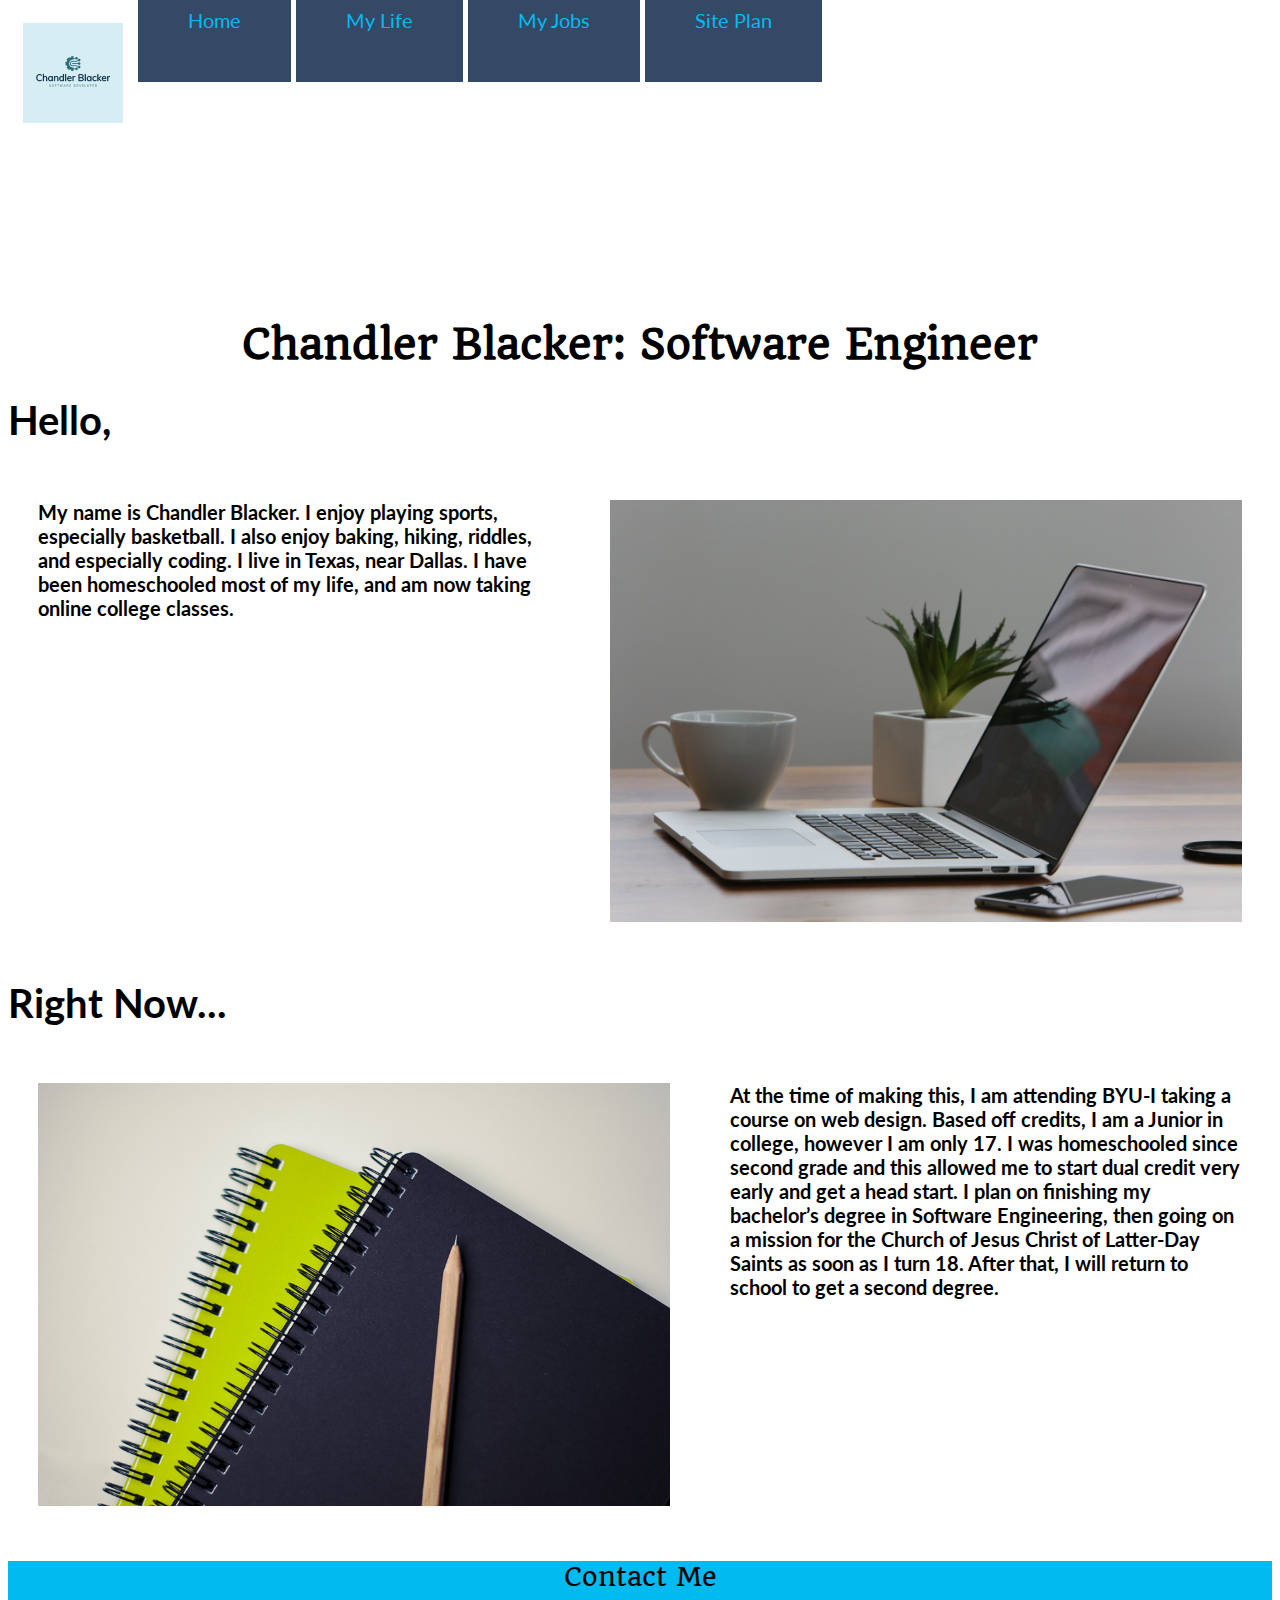
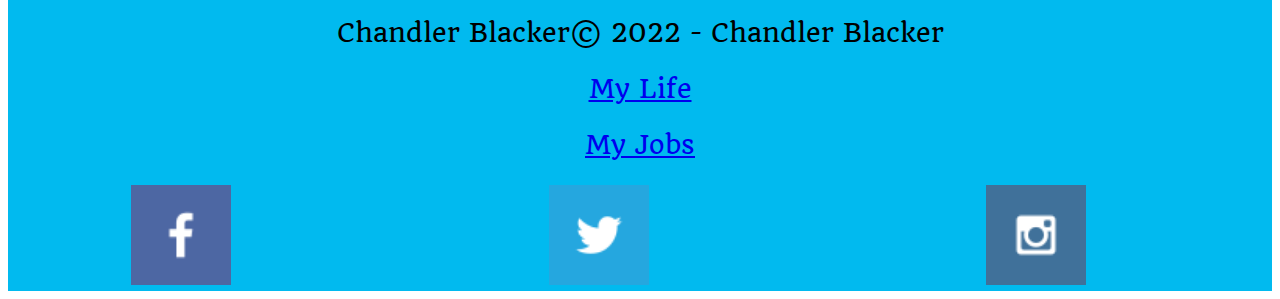
<file: portfolio/index.html>
<!DOCTYPE html>
<html lang="en">
<head>
  <meta charset="UTF-8">
  <meta http-equiv="X-UA-Compatible" content="IE=edge">
  <meta name="viewport" content="width=device-width, initial-scale=1.0">
  <title>Chandler Blacker Portfolio | Home</title>
  <link rel="stylesheet" href="styles/style.css">
</head>
<body>
  <div id="content">
    <header> 
      <a id="logo_link" href="index.html">
          <img class="logo" src="images/logo.png" alt="Chandler Blacker Logo">
      </a>
      <nav>
        <a href="index.html">Home</a>
        <a href="my-life.html">My Life</a>
        <a href="my-jobs.html">My Jobs</a>
        <a href="site-plan.html">Site Plan</a>
      </nav>
    </header>
    <section>
        <h1 class = 'home-title'> Chandler Blacker: Software Engineer</h1>
    </section>
    <h1 class = 'hello-title'> Hello,</h1>
    <section class = 'hello'>
        <h2 class = 'hello-text'> My name is Chandler Blacker. I enjoy playing sports, especially basketball. I also enjoy baking, hiking, riddles, and especially coding. I live in Texas, near Dallas. I have been homeschooled most of my life, and am now taking online college classes. </h2>
        <img class = 'hello-img' src="images/laptop.jpg" alt="laptop on desk">
    </section>
    <h1 class = 'school-title'>Right Now...</h1>
    <section class = 'school'>    
        <img class = 'school-img' src="images/notebooks.jpg" alt="notebooks">
        <h2 class = 'school-text'>  At the time of making this, I am attending BYU-I taking a course on web design. Based off credits, I am a Junior in college, however I am only 17. I was homeschooled since second grade and this allowed me to start dual credit very early and get a head start. I plan on finishing my bachelor’s degree in Software Engineering, then going on a mission for the Church of Jesus Christ of Latter-Day Saints as soon as I turn 18. After that, I will return to school to get a second degree.</h2>
    </section>
    <footer>
      <p class = contact> Contact Me</p>
      <p> Chandler Blacker&copy; 2022 - Chandler Blacker</p>
      <p><a href="my-life.html">My Life</a></p>
      <p><a href="my-jobs.html">My Jobs</a></p>
      <div class="social">
          <a href="https://facebook.com" target="_blank">
              <img class = face src="images/facebook.png" alt="fb icon">
          </a>
          <a  href="https://twitter.com" target="_blank">
              <img class = twit src="images/twitter.png" alt="twitter icon">
          </a>
          <a class = inst href="https://instagram.com" target="_blank">
              <img class = inst src="images/instagram.png" alt="instagram icon">
          </a>
      </div>
    </footer>
  </div>
</body>
</html>
</file>
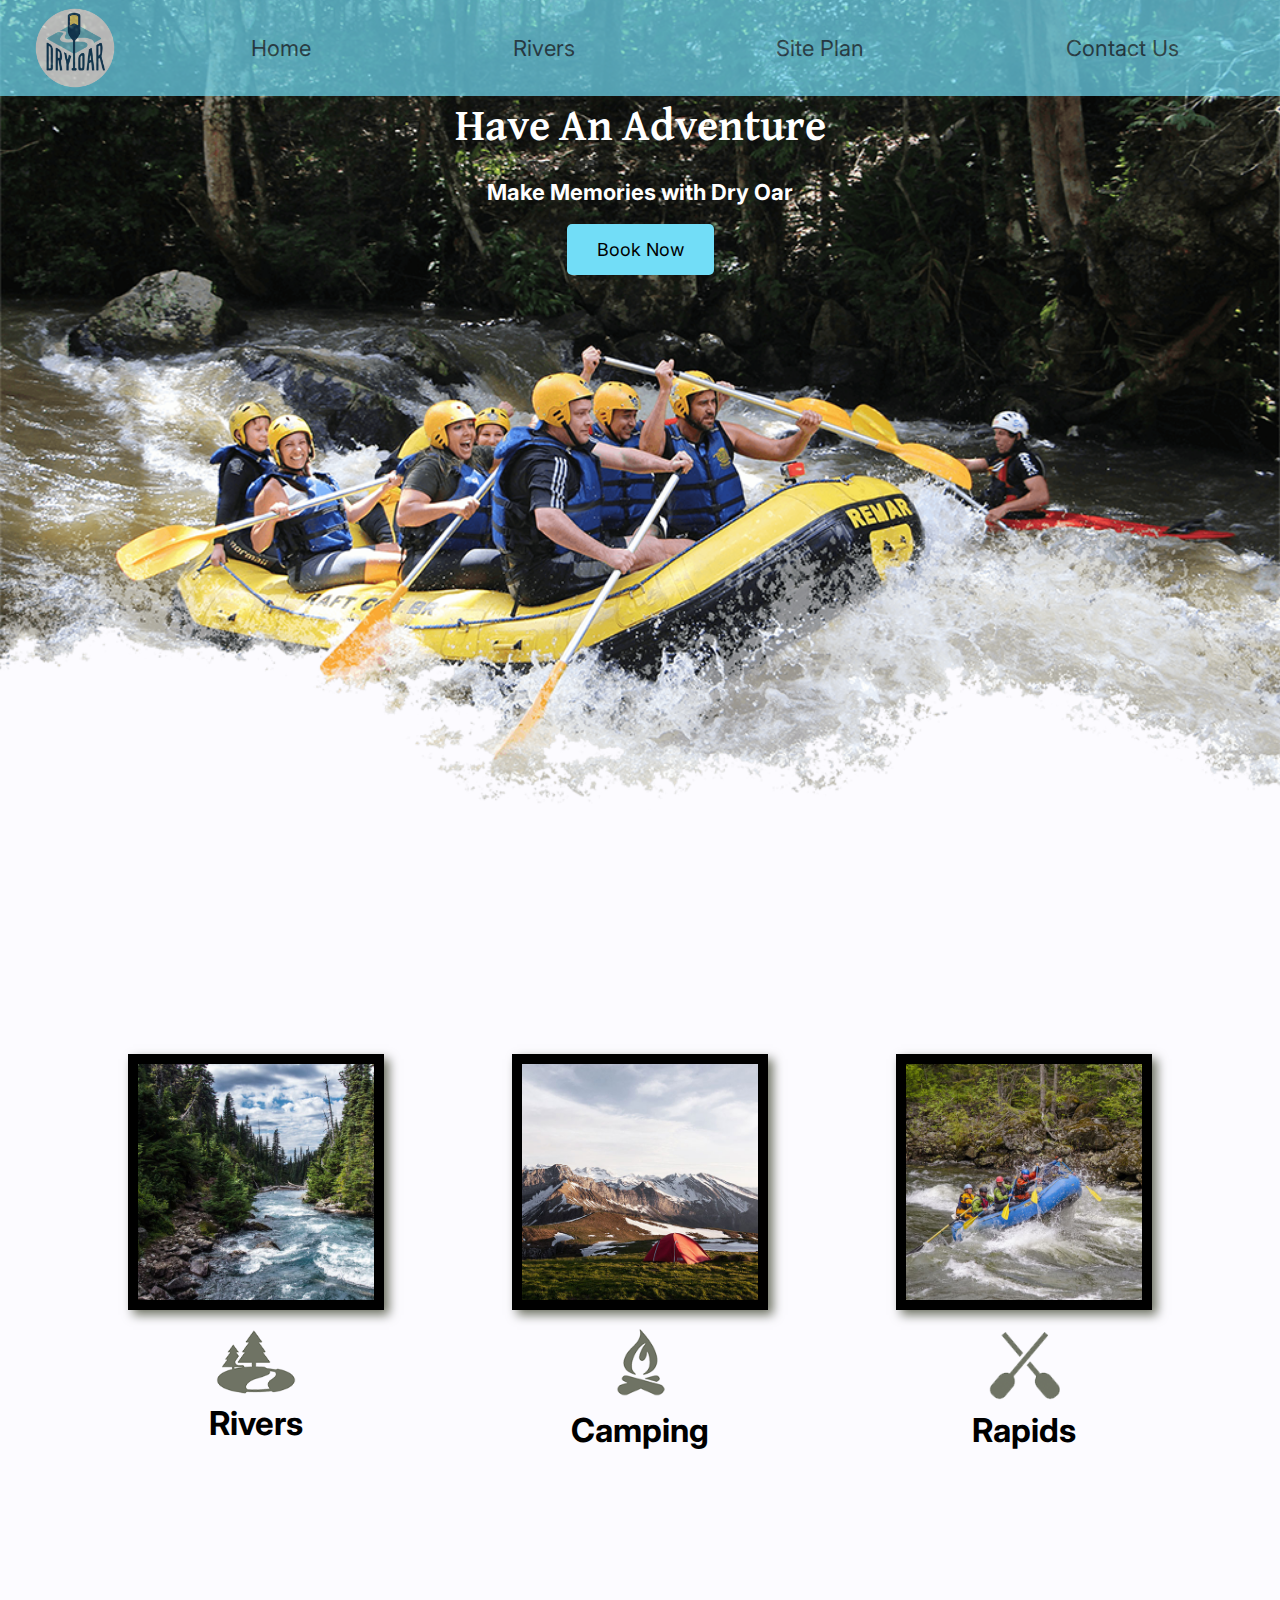
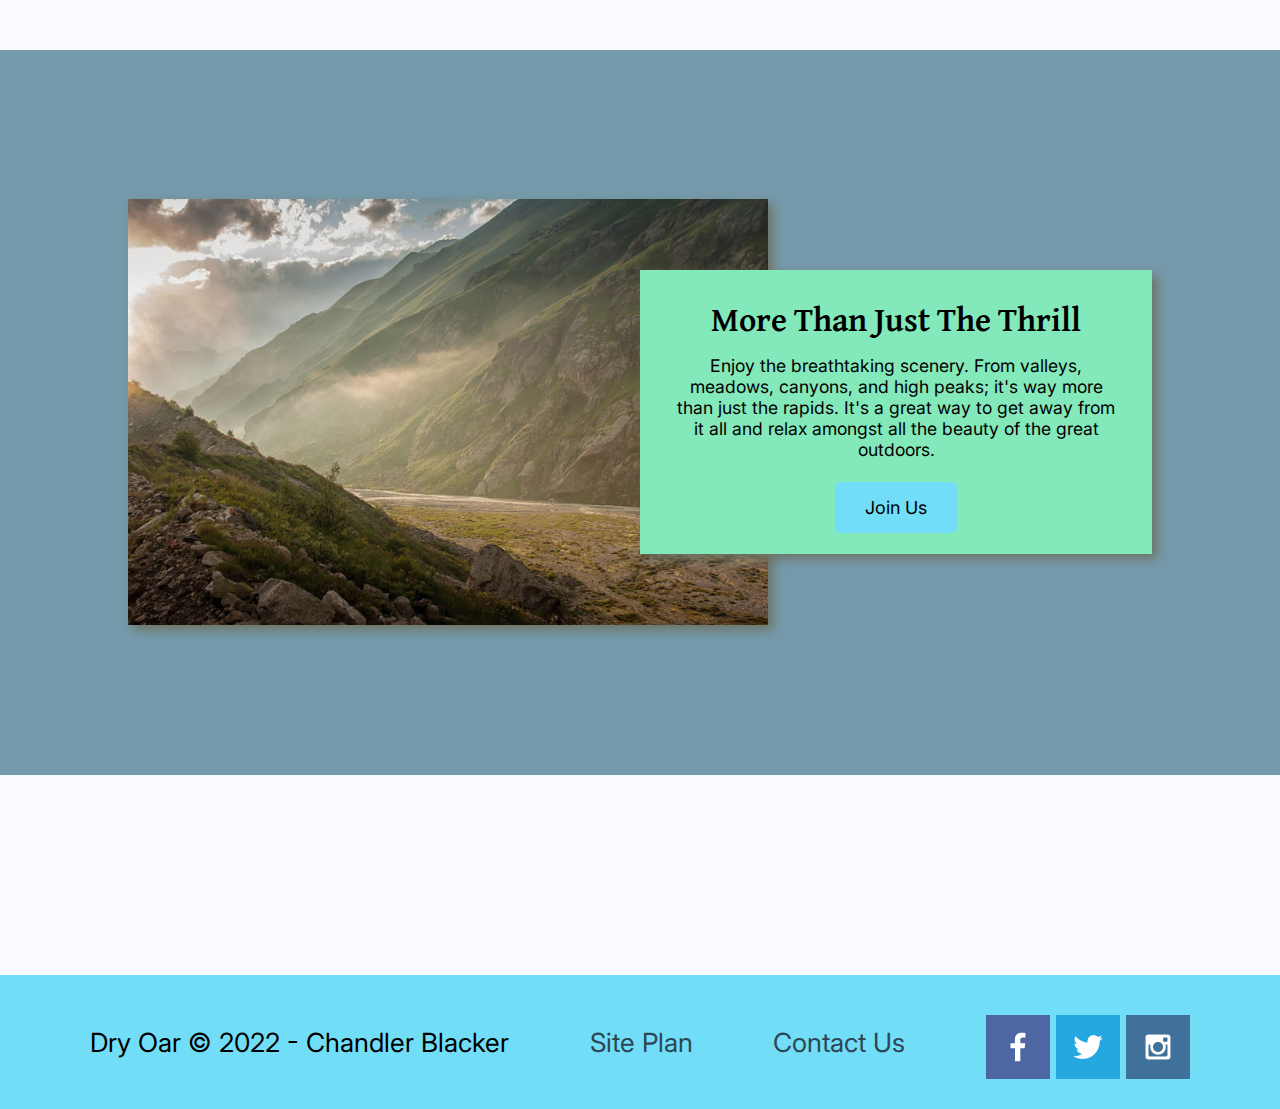
<file: wwr/index.html>
<!DOCTYPE html>
<html lang="en">
<head>
  <meta charset="UTF-8">
  <meta http-equiv="X-UA-Compatible" content="IE=edge">
  <meta name="viewport" content="width=device-width, initial-scale=1.0">
  <title>Whitewater Rafting Vacations | Dry Oar Boating | Home</title>
  <link rel="stylesheet" href="styles/style.css">
</head>
<body>
  <div id="content">
    <header> 
      <a id="logo_link" href="index.html">
          <img class="logo" src="images/logo.png" alt="Dry Oar Logo">
      </a>
      <nav>
        <a href="index.html">Home</a>
        <a href="rivers.html">Rivers</a>
        <a href="site-plan-rafting.html">Site Plan</a>
        <a href="contactus.html">Contact Us</a>
      </nav>
    </header>
    <div id="hero">
        <div id="hero-box">
            <img id="hero-img" src="images/hero.png" alt="People enjoying white water rafting">
        </div> 
        <section id="hero-msg">
          <h1 class="home-title">Have An Adventure</h1>
          <h4>Make Memories with Dry Oar </h4>
          <div class='button-box'>
              <a class='book' href="contactus.html">Book Now</a>
          </div>
        </section>
    </div>
    <main class="home-grid">
      <section class="rivers-card">
        <img class="card-img" src="images/rivers.jpg" alt="river in forest">
        <img class="icon" src="images/river_icon.png" alt="river icon">
        <h2>Rivers</h2>
      </section>
      <section class="camping-card">
          <img class="card-img" src="images/camping.jpg" alt="tent in mountains">
          <img class="icon" src="images/fire_icon.png" alt="fire icon">
          <h2>Camping</h2>
      </section>
      <section class="rapids-card">
          <img class="card-img" src="images/rapids.jpg" alt="rafting boat">
          <img class="icon" src="images/oars.png" alt="oars icon">
          <h2>Rapids</h2>
      </section>
      <div id="background"></div>
      <img class="mountains" src="images/mountains.jpg" alt="Misty mountains">
      <section class="msg">
          <h2>More Than Just The Thrill</h2>
          <p>Enjoy the breathtaking scenery. From valleys, meadows, canyons, and high peaks; it's way more than just the rapids. It's a great way to get away from it all and relax amongst all the beauty of the great outdoors. </p>
          <a class='join' href="rivers.html">Join Us</a>
      </section>
    </main>
    <footer>
      <p>Dry Oar &copy; 2022 - Chandler Blacker</p>
      <p><a href="site-plan-rafting.html">Site Plan</a></p>
      <p><a href="contactus.html">Contact Us</a></p>
      <div class="social">
          <a href="https://facebook.com" target="_blank">
              <img src="images/facebook.png" alt="fb icon">
          </a>
          <a href="https://twitter.com" target="_blank">
              <img src="images/twitter.png" alt="twitter icon">
          </a>
          <a href="https://instagram.com" target="_blank">
              <img src="images/instagram.png" alt="instagram icon">
          </a>
      </div>
    </footer>
  </div>
</body>
</html>
</file>
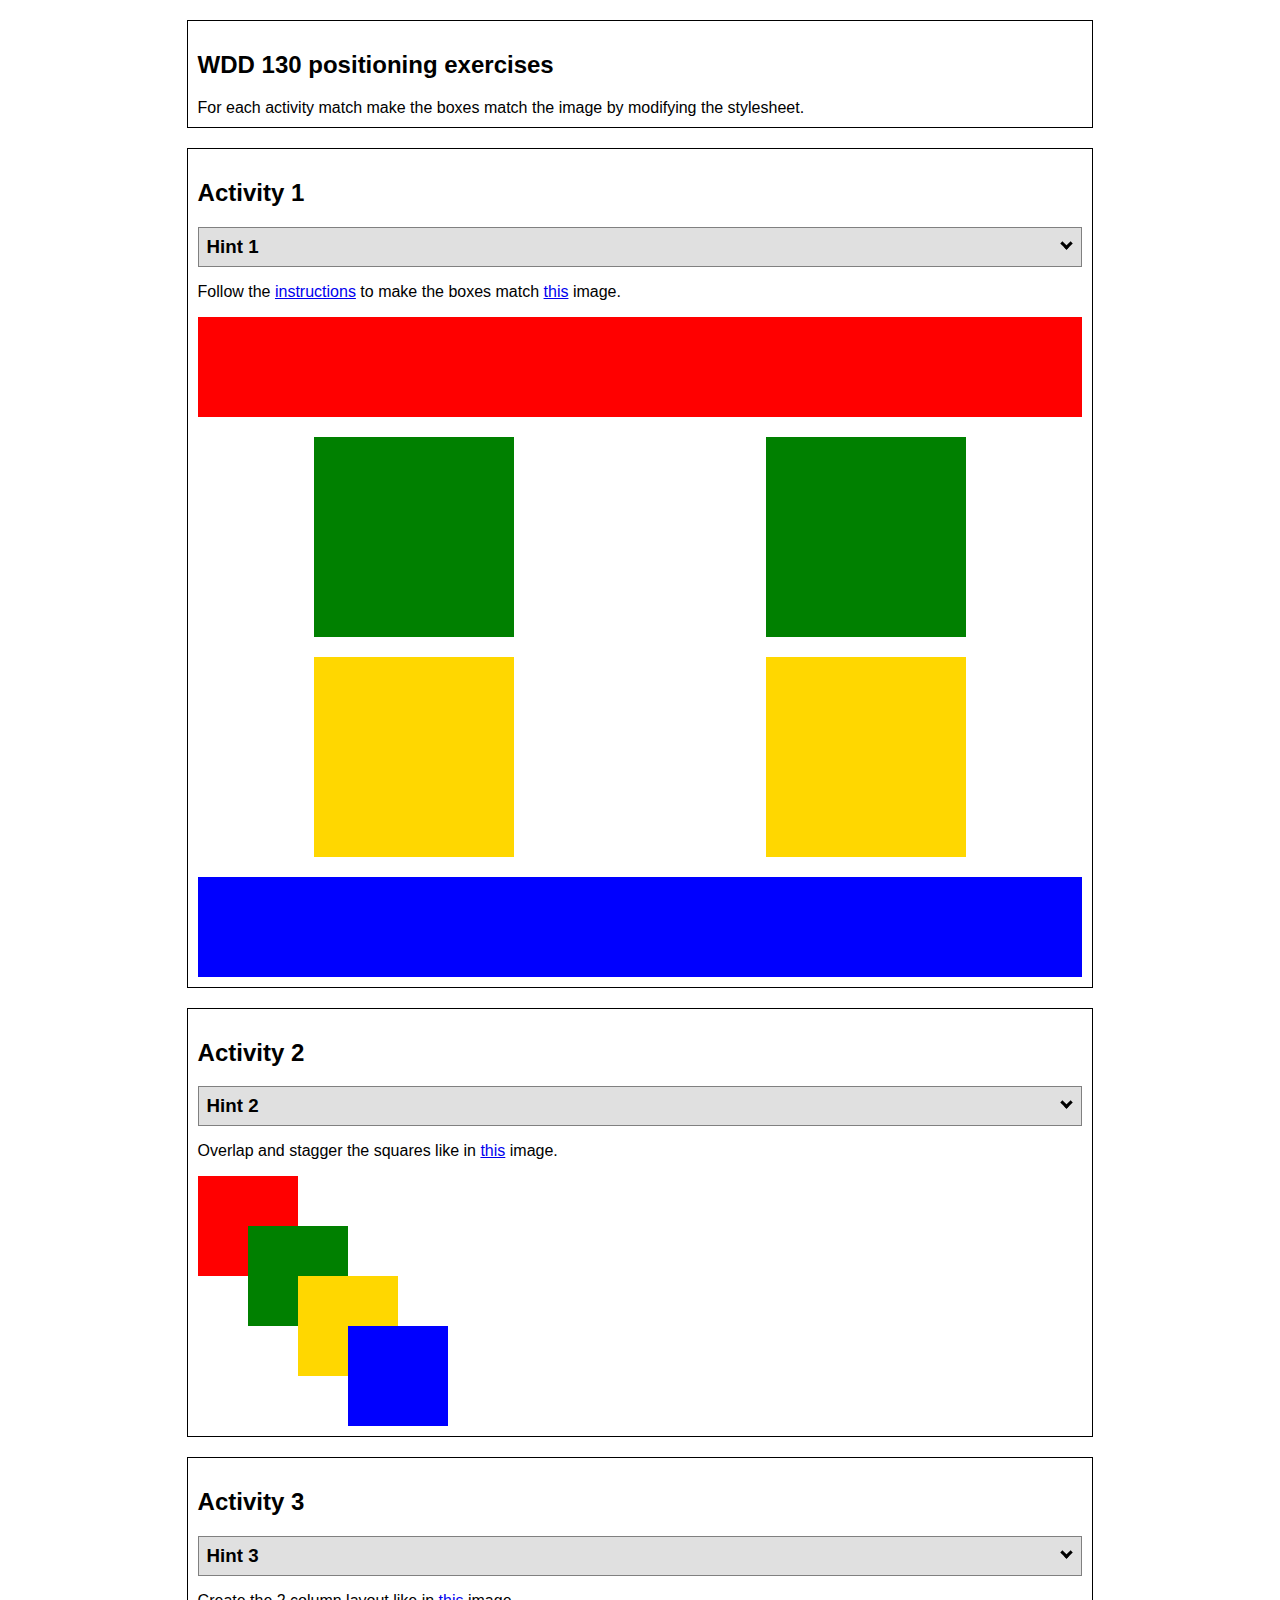
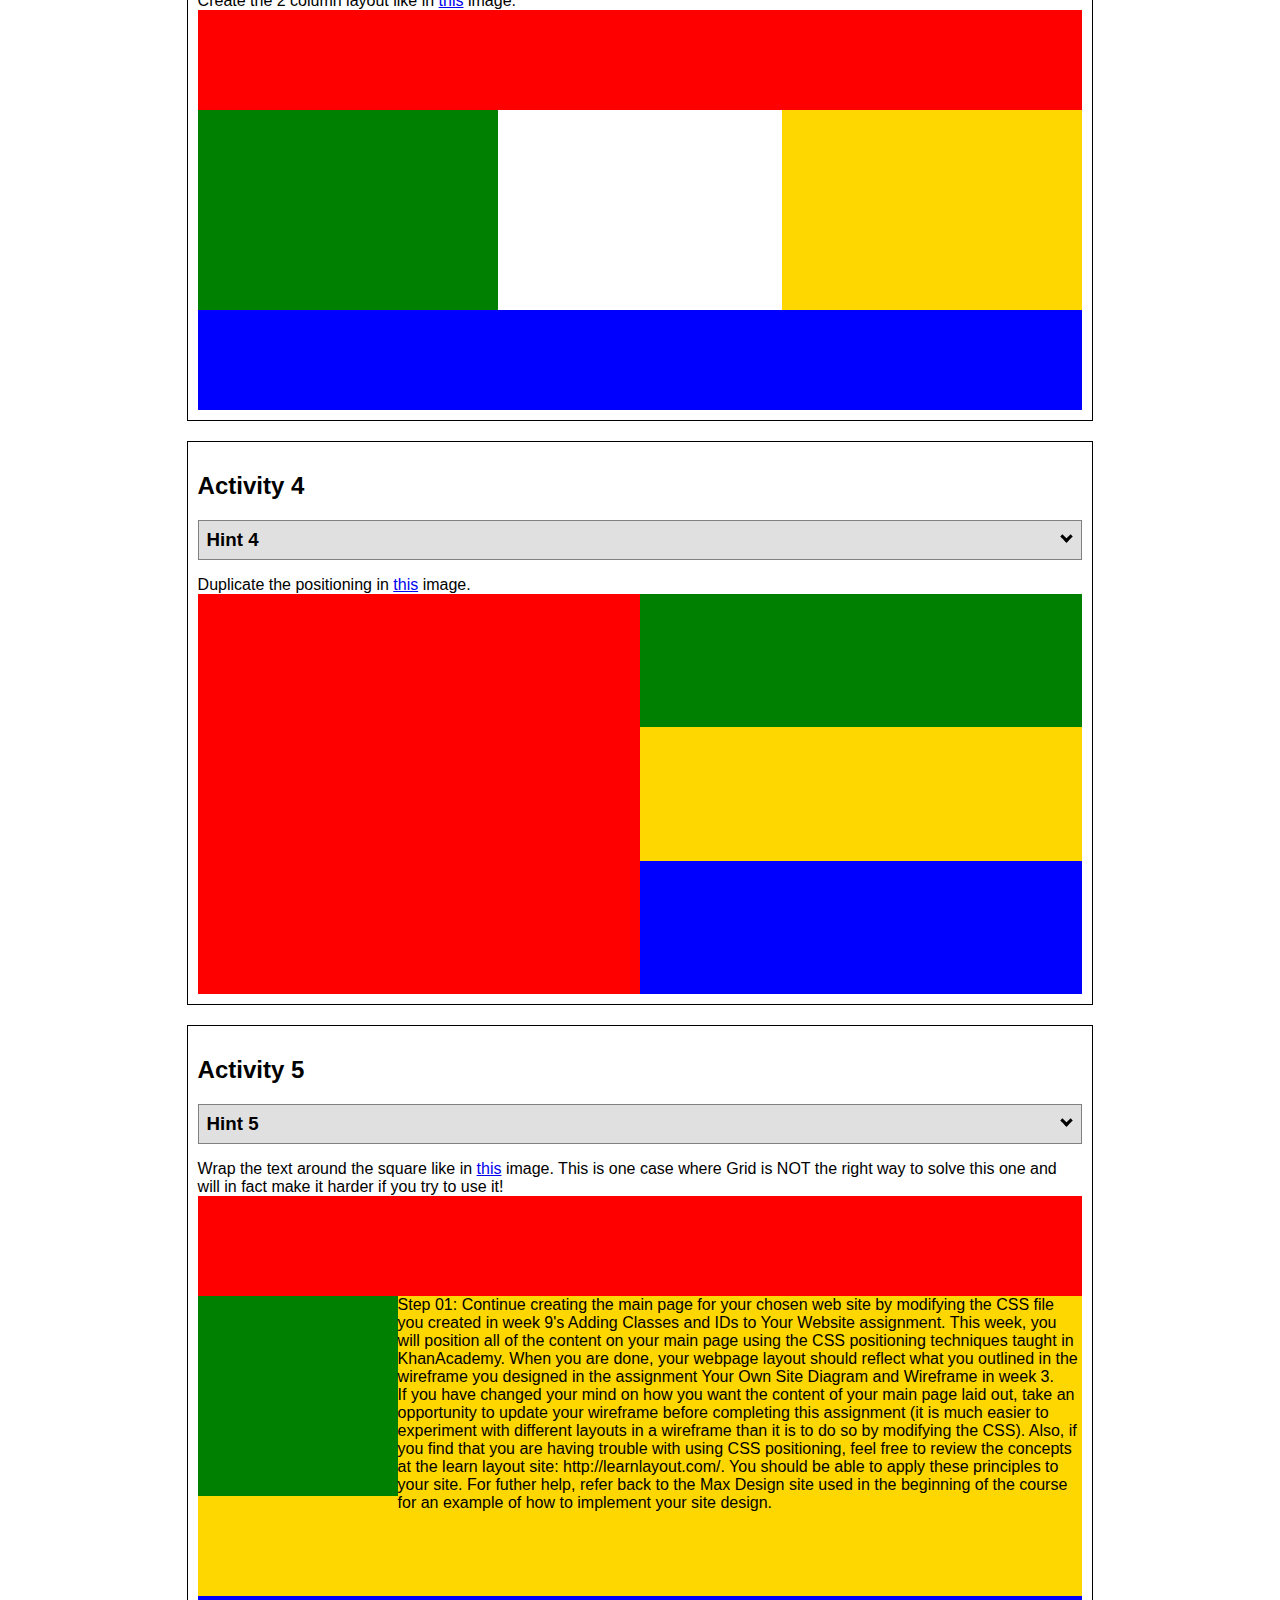
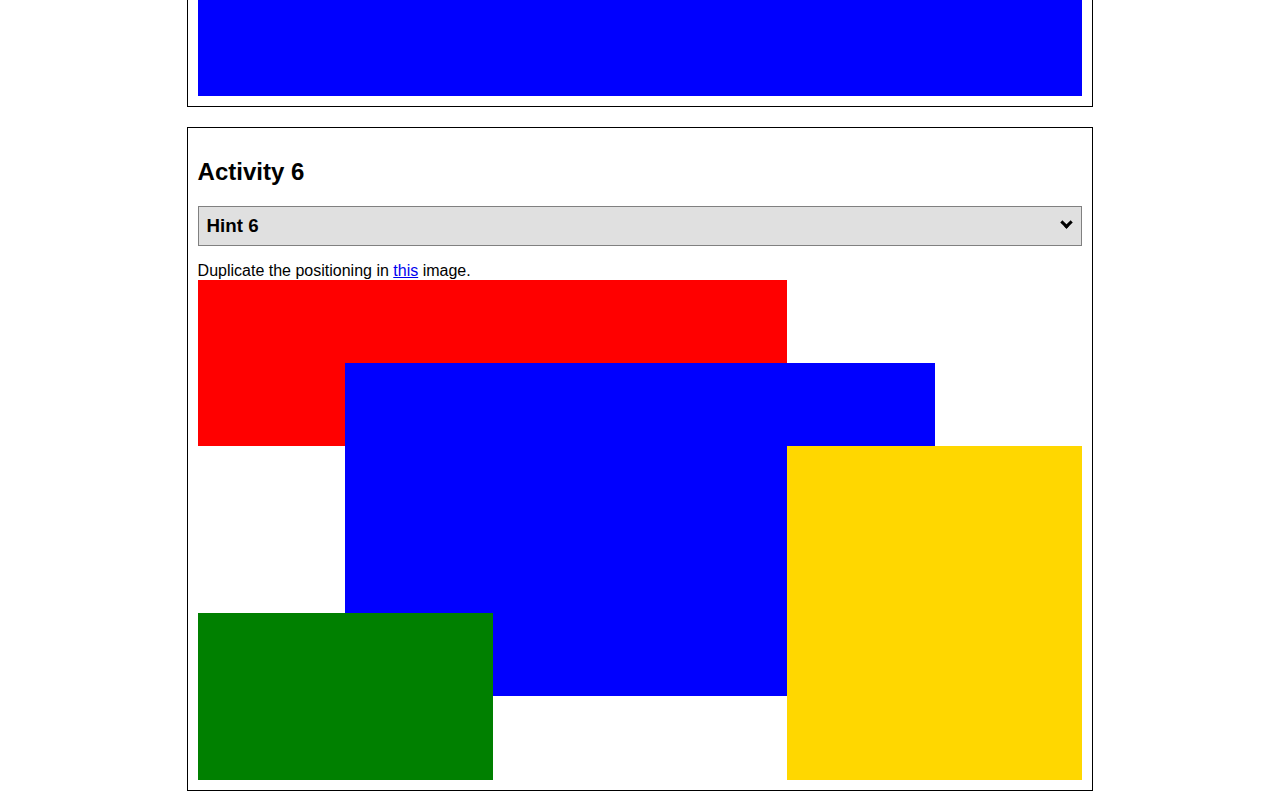
<file: positioning.html>
<!DOCTYPE html>
<html lang="en">
  <head>
    <!-- HTML - Name: positioning.html -->
    <title>Positioning Activity</title>
    <link rel="stylesheet" type="text/css" href="positionstyles.css" />
  </head>
  <body>
    <div class="activity">
      <h2>WDD 130 positioning exercises</h2>
      For each activity match make the boxes match the image by modifying the stylesheet.</div>
    <div class="activity">
      <h2>Activity 1</h2>
      <section class="hint"><input type="checkbox" ><i></i> <h3>Hint 1</h3><div><p>Check out the <a href="https://byui-wdd.github.io/wdd130/activities/w06-css-positioning.html" target="_blank">activity instructions</a> in Ilearn!</p></div></section>
      <p>Follow the <a href="https://byui-wdd.github.io/wdd130/activities/w06-css-positioning.html" target="_blank">instructions</a> to make the boxes match  <a href="https://byui-wdd.github.io/wdd130/images/example1.png" target="_blank">this</a> image.</p>
      <div class="content1" >
        <div class="red1" ></div>
        <div class="green1" ></div>
        <div class="green1" ></div>
        <div class="yellow1"></div>
        <div class="yellow1"></div>
        <div class="blue1"></div>
      </div>
    </div>
    <div class="activity">
      <h2>Activity 2</h2>
      <section class="hint"><input type="checkbox" > <h3>Hint 2</h3><i></i><div>
      <ul>
      <li>grid-template-columns: 50px 50px 50px 50px 50px </li></ul></div></section>
      <p>Overlap and stagger the squares like in <a href="https://byui-wdd.github.io/wdd130/images/example2.png" target="_blank">this</a> image.</p>
      <div class="content2" >
        <div class="red2" ></div>
        <div class="green2" ></div>
        <div class="yellow2"></div>
        <div class="blue2"></div>
      </div>
    </div>
    <div class="activity">
      <h2>Activity 3</h2>
      <section class="hint"><input type="checkbox" > <h3>Hint 3</h3><i></i><div><p>This one is going to be best solved with CSS Grid. Remember to make the boxes the right width first...then start moving them around. </p><h4>Properties used:</h4><ul><li>display:grid;</li><li>grid-template-columns:</li><li>grid-column-gap:</li>
        <li>grid-column:</li>  </ul></div></section>
      Create the 2 column layout like in <a href="https://byui-wdd.github.io/wdd130/images/example3.png" target="_blank">this</a>  image.
      <div class="content3" >
        <div class="red3" ></div>
        <div class="green3" ></div>
        <div class="yellow3"></div>
        <div class="blue3"></div>
      </div>
    </div>
    <div class="activity">
      <h2>Activity 4</h2>
      <section class="hint"><input type="checkbox" > <h3>Hint 4</h3><i></i><div><p>For the others we have been primarily concerned with width. For this one you will need to adjust height as well. </p><h4>Properties used:</h4><ul><li>display:grid;</li><li>grid-template-columns:</li><li>grid-row:</li></ul></div></section>
      Duplicate the positioning in <a href="https://byui-wdd.github.io/wdd130/images/example4.png" target="_blank">this</a> image. 
      <div class="content4" >
        <div class="red4" ></div>
        <div class="green4" ></div>
        <div class="yellow4"></div>
        <div class="blue4"></div>
      </div>
    </div>

    <div class="activity">
      <h2>Activity 5</h2>
      <section class="hint"><input type="checkbox" > <h3>Hint 5</h3><i></i><div><p>Grid is <strong>not</strong> the right way to do this.  In fact there is only one way to really do that...and that is with float. Remember that we float the thing we want the text to wrap around.  Also remember to start by making all the shapes the right size and shape.</p><h4>Properties used:</h4><ul><li>float: left;</li></ul></div></section>
      Wrap the text around the square like in <a href="https://byui-wdd.github.io/wdd130/images/example5.png" target="_blank">this</a> image. This is one case where Grid is NOT the right way to solve this one and will in fact make it harder if you try to use it!
      <div class="content5" >
        <div class="red5" ></div>
        <div class="green5" ></div>
        <div class="yellow5">Step 01: Continue creating the main page for your chosen web site by modifying the CSS file you created in week 9's Adding Classes and IDs to Your Website assignment. This week, you will position all of the content on your main page using the CSS positioning techniques taught in KhanAcademy. When you are done, your webpage layout should reflect what you outlined in the wireframe you designed in the assignment Your Own Site Diagram and Wireframe in week 3. <br />
          If you have changed your mind on how you want the content of your main page laid out, take an opportunity to update your wireframe before completing this assignment (it is much easier to experiment with different layouts in a wireframe than it is to do so by modifying the CSS). Also, if you find that you are having trouble with using CSS positioning, feel free to review the concepts at the learn layout site: http://learnlayout.com/. You should be able to apply these principles to your site. For futher help, refer back to the Max Design site used in the beginning of the course for an example of how to implement your site design.</div>
        <div class="blue5"></div>
      </div>
    </div>
    <div class="activity">
      <h2>Activity 6</h2>
      <section class="hint"><input type="checkbox" > <h3>Hint 6</h3><i></i><div><p>This one is all about visualizing the grid behind the layout. If you are having a hard time doing that first: all the sizes are even multiples of 100, and second here is another example with the lines drawn: <a href="https://byui-wdd.github.io/wdd130/images/example6-hint.png" target="_blank">example 6 with lines</a>. For this one you will find it easiest if you use px for the column width. You can also use <kbd>z-index</kbd> to control the element layering.    </p><h4>Properties used:</h4><ul><li>display:grid;</li><li>grid-template-columns:</li><li>grid-column:</li><li>grid-row:</li><li><a href="https://www.w3schools.com/cssref/pr_pos_z-index.asp" target="_blank">z-index:</a></li></ul></div></section>
      Duplicate the positioning in <a href="https://byui-wdd.github.io/wdd130/images/example6.png" target="_blank">this</a> image.
      <div class="content6" >
        <div class="red6" ></div>
        <div class="green6" ></div>
        <div class="yellow6"></div>
        <div class="blue6"></div>
      </div>
    </div>
  </body>
</html>
</file>
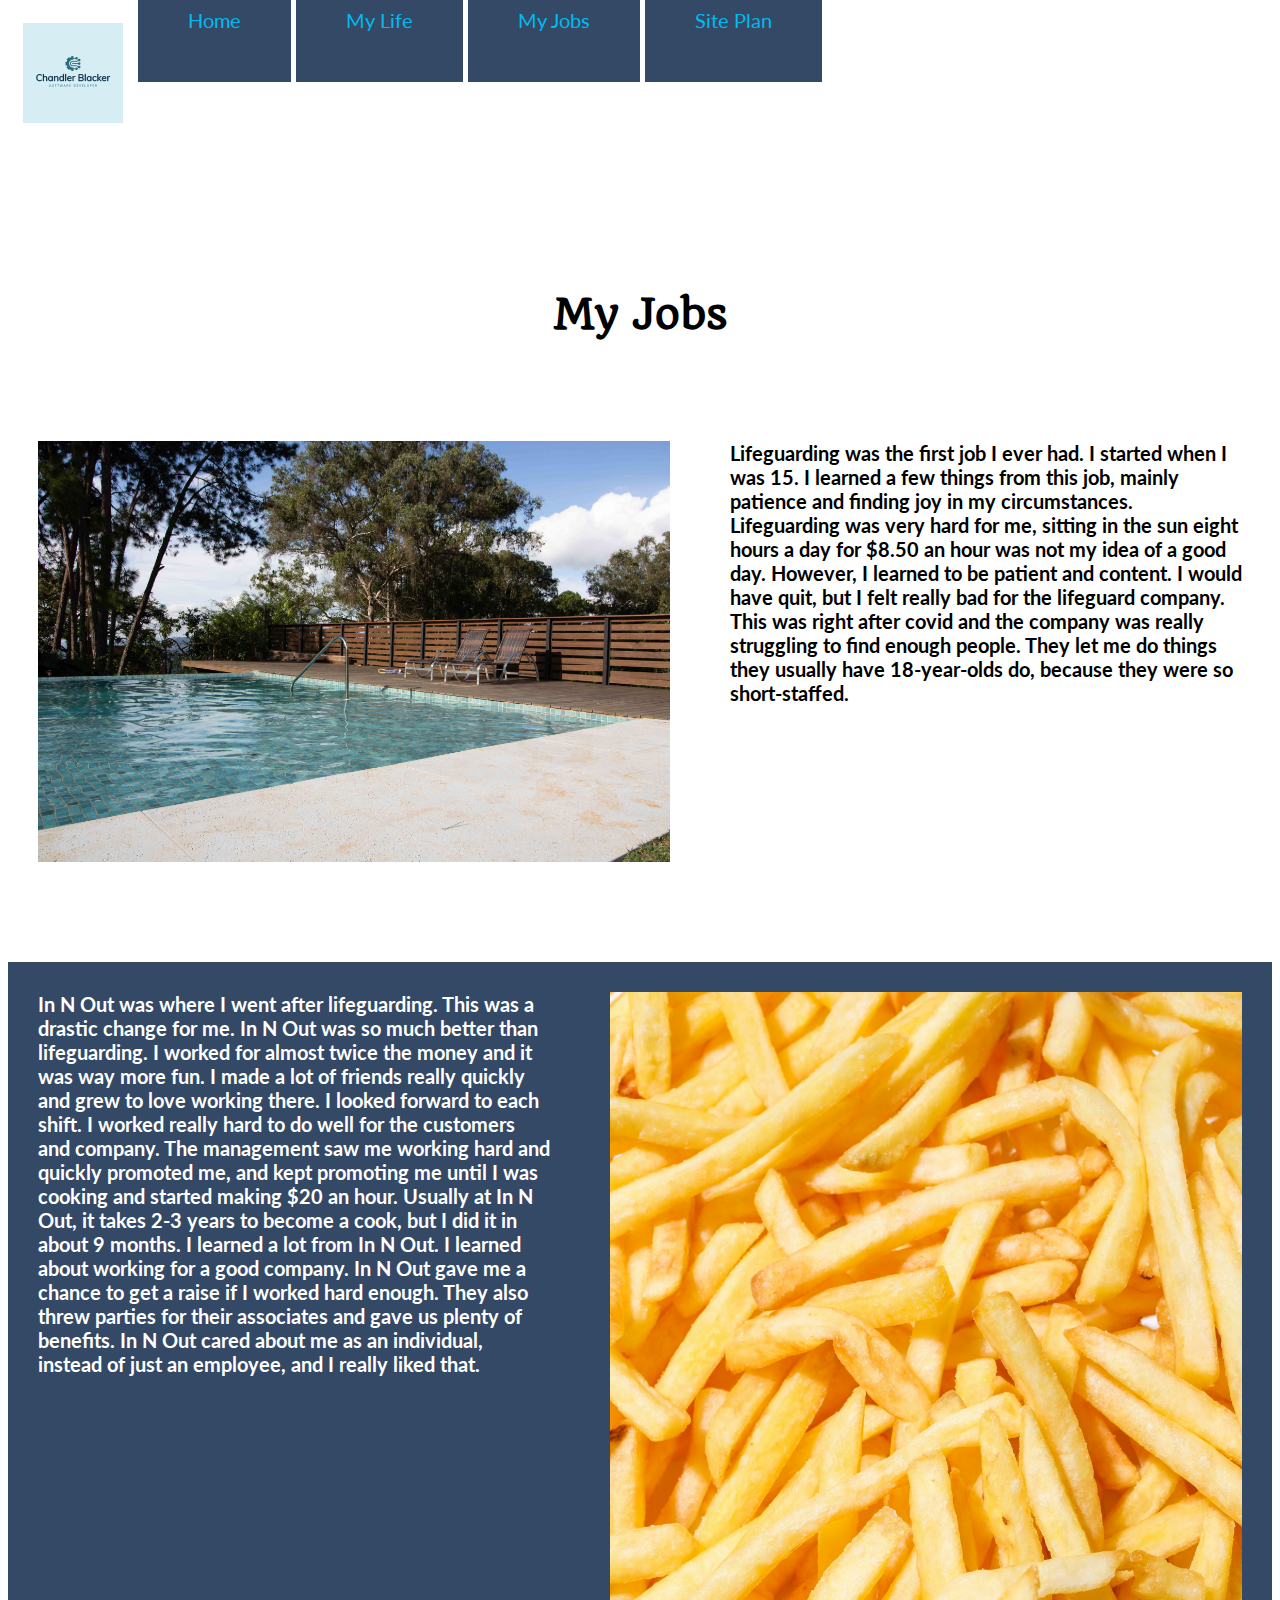
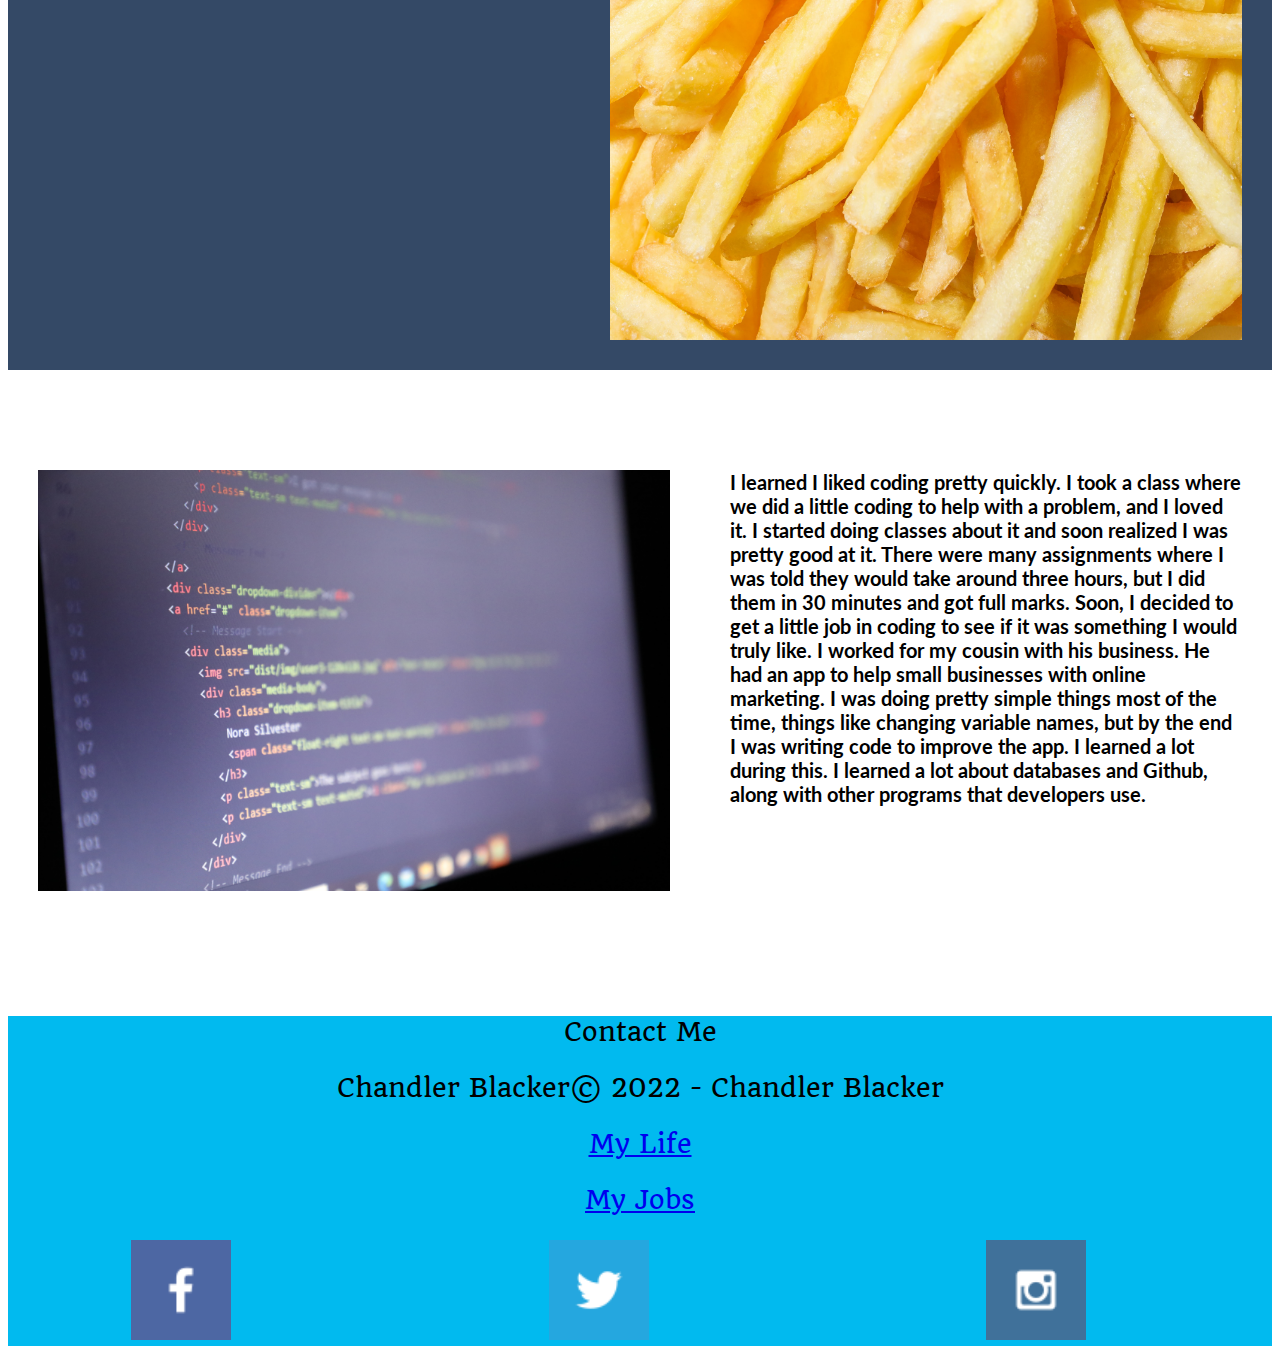
<file: portfolio/my-jobs.html>
<!DOCTYPE html>
<html lang="en">
<head>
  <meta charset="UTF-8">
  <meta http-equiv="X-UA-Compatible" content="IE=edge">
  <meta name="viewport" content="width=device-width, initial-scale=1.0">
  <title>Chandler Blacker Portfolio | My Jobs</title>
  <link rel="stylesheet" href="styles/style.css">
</head>
<body>
  <div id="content">
    <header> 
      <a id="logo_link" href="index.html">
          <img class="logo" src="images/logo.png" alt="Chandler Blacker Logo">
      </a>
      <nav>
        <a href="index.html">Home</a>
        <a href="my-life.html">My Life</a>
        <a href="my-jobs.html">My Jobs</a>
        <a href="site-plan.html">Site Plan</a>
      </nav>
    </header>
    <section>
        <h1 class = 'jobs-title'> My Jobs</h1>
    </section>
    <section class = 'lifeguarding'>
        <img class = 'lifeguarding-img' src="images/pool.jpg" alt="pool">
        <h2 class = 'lifeguarding-text'> Lifeguarding was the first job I ever had. I started when I was 15. I learned a few things from this job, mainly patience and finding joy in my circumstances. Lifeguarding was very hard for me, sitting in the sun eight hours a day for $8.50 an hour was not my idea of a good day. However, I learned to be patient and content. I would have quit, but I felt really bad for the lifeguard company. This was right after covid and the company was really struggling to find enough people. They let me do things they usually have 18-year-olds do, because they were so short-staffed.  </h2>
    </section>
    <section class = 'innout'>
        <h2 class = 'innout-text'> In N Out was where I went after lifeguarding. This was a drastic change for me. In N Out was so much better than lifeguarding. I worked for almost twice the money and it was way more fun. I made a lot of friends really quickly and grew to love working there. I looked forward to each shift. I worked really hard to do well for the customers and company. The management saw me working hard and quickly promoted me, and kept promoting me until I was cooking and started making $20 an hour. Usually at In N Out, it takes 2-3 years to become a cook, but I did it in about 9 months. I learned a lot from In N Out. I learned about working for a good company. In N Out gave me a chance to get a raise if I worked hard enough. They also threw parties for their associates and gave us plenty of benefits. In N Out cared about me as an individual, instead of just an employee, and I really liked that. </h2>
        <img class = 'innout-img' src="images/fries.jpg" alt="fries">
    </section>
    <section class = 'coding'>
        <img class = 'coding-img' src="images/code.jpg" alt="code on a laptop">
        <h2 class = 'coding-text'> I learned I liked coding pretty quickly. I took a class where we did a little coding to help with a problem, and I loved it. I started doing classes about it and soon realized I was pretty good at it. There were many assignments where I was told they would take around three hours, but I did them in 30 minutes and got full marks. Soon, I decided to get a little job in coding to see if it was something I would truly like. I worked for my cousin with his business. He had an app to help small businesses with online marketing. I was doing pretty simple things most of the time, things like changing variable names, but by the end I was writing code to improve the app. I learned a lot during this. I learned a lot about databases and Github, along with other programs that developers use. </h2>
    </section>
    <footer>
      <p class = contact> Contact Me</p>
      <p> Chandler Blacker&copy; 2022 - Chandler Blacker</p>
      <p><a href="my-life.html">My Life</a></p>
      <p><a href="my-jobs.html">My Jobs</a></p>
      <div class="social">
          <a href="https://facebook.com" target="_blank">
              <img class = face src="images/facebook.png" alt="fb icon">
          </a>
          <a  href="https://twitter.com" target="_blank">
              <img class = twit src="images/twitter.png" alt="twitter icon">
          </a>
          <a class = inst href="https://instagram.com" target="_blank">
              <img class = inst src="images/instagram.png" alt="instagram icon">
          </a>
      </div>
    </footer>
  </div>
</body>
</html>
</file>
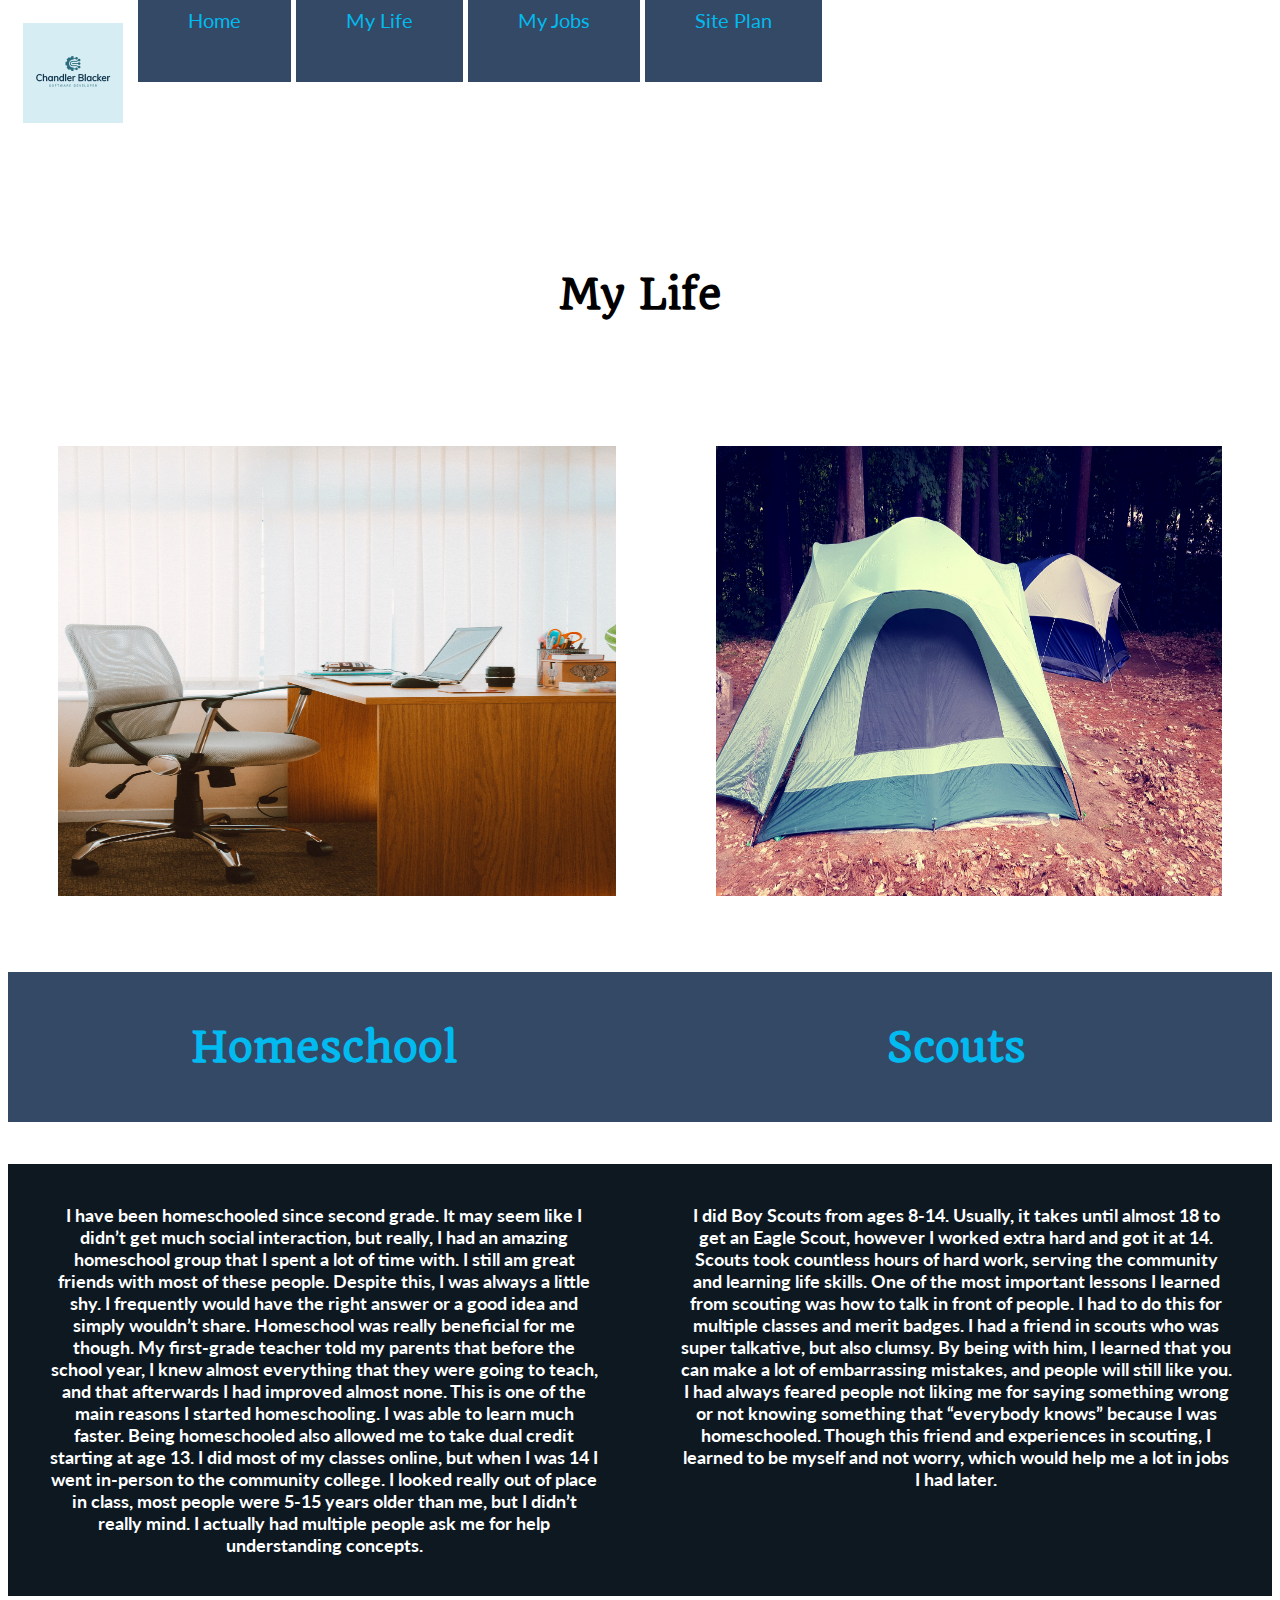
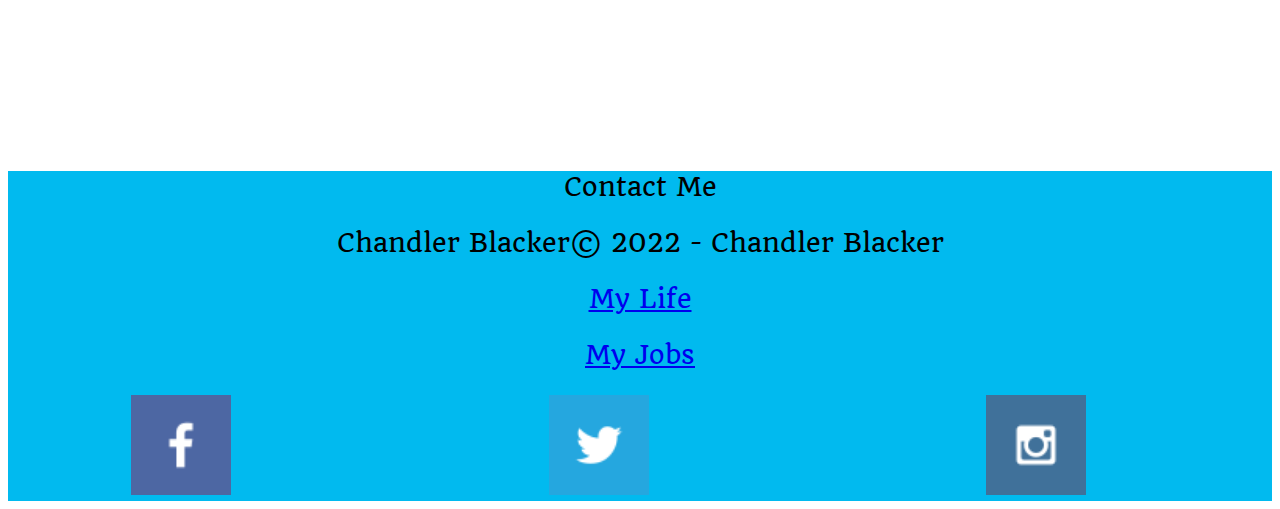
<file: portfolio/my-life.html>
<!DOCTYPE html>
<html lang="en">
<head>
  <meta charset="UTF-8">
  <meta http-equiv="X-UA-Compatible" content="IE=edge">
  <meta name="viewport" content="width=device-width, initial-scale=1.0">
  <title>Chandler Blacker Portfolio | My Life</title>
  <link rel="stylesheet" href="styles/style.css">
</head>
<body>
  <div id="content">
    <header> 
      <a id="logo_link" href="index.html">
          <img class="logo" src="images/logo.png" alt="Chandler Blacker Logo">
      </a>
      <nav>
        <a href="index.html">Home</a>
        <a href="my-life.html">My Life</a>
        <a href="my-jobs.html">My Jobs</a>
        <a href="site-plan.html">Site Plan</a>
      </nav>
    </header>
    <section>
        <h1 class = 'my-life-title'> My Life</h1>
    </section>
    <section class = 'life-images'>
        <img class = 'homeschool-img' src="images/desk.jpg" alt="desk">
        <img class = 'scouts-img' src="images/tents.jpg" alt="tents">
    </section>
    <section class = 'life-titles'>    
        <h1 class = 'homeschool-title'> Homeschool</h1>
        <h1 class = 'scouts-title'>Scouts</h1>
    </section>
    <section class = 'life-text'>     
        <h2 class = 'homeschool-text'> I have been homeschooled since second grade. It may seem like I didn’t get much social interaction, but really, I had an amazing homeschool group that I spent a lot of time with. I still am great friends with most of these people. Despite this, I was always a little shy. I frequently would have the right answer or a good idea and simply wouldn’t share. Homeschool was really beneficial for me though. My first-grade teacher told my parents that before the school year, I knew almost everything that they were going to teach, and that afterwards I had improved almost none. This is one of the main reasons I started homeschooling. I was able to learn much faster. Being homeschooled also allowed me to take dual credit starting at age 13. I did most of my classes online, but when I was 14 I went in-person to the community college. I looked really out of place in class, most people were 5-15 years older than me, but I didn’t really mind. I actually had multiple people ask me for help understanding concepts.  </h2>
        <h2 class = 'scouts-text'> I did Boy Scouts from ages 8-14. Usually, it takes until almost 18 to get an Eagle Scout, however I worked extra hard and got it at 14. Scouts took countless hours of hard work, serving the community and learning life skills. One of the most important lessons I learned from scouting was how to talk in front of people. I had to do this for multiple classes and merit badges. I had a friend in scouts who was super talkative, but also clumsy. By being with him, I learned that you can make a lot of embarrassing mistakes, and people will still like you. I had always feared people not liking me for saying something wrong or not knowing something that “everybody knows” because I was homeschooled. Though this friend and experiences in scouting, I learned to be myself and not worry, which would help me a lot in jobs I had later. </h2>
    </section>
    <footer>
      <p> Contact Me</p>
      <p> Chandler Blacker&copy; 2022 - Chandler Blacker</p>
      <p><a href="my-life.html">My Life</a></p>
      <p><a href="my-jobs.html">My Jobs</a></p>
      <div class="social">
        <a href="https://facebook.com" target="_blank">
            <img class = face src="images/facebook.png" alt="fb icon">
        </a>
        <a  href="https://twitter.com" target="_blank">
            <img class = twit src="images/twitter.png" alt="twitter icon">
        </a>
        <a class = inst href="https://instagram.com" target="_blank">
            <img class = inst src="images/instagram.png" alt="instagram icon">
        </a>
      </div>
    </footer>
  </div>
</body>
</html>
</file>
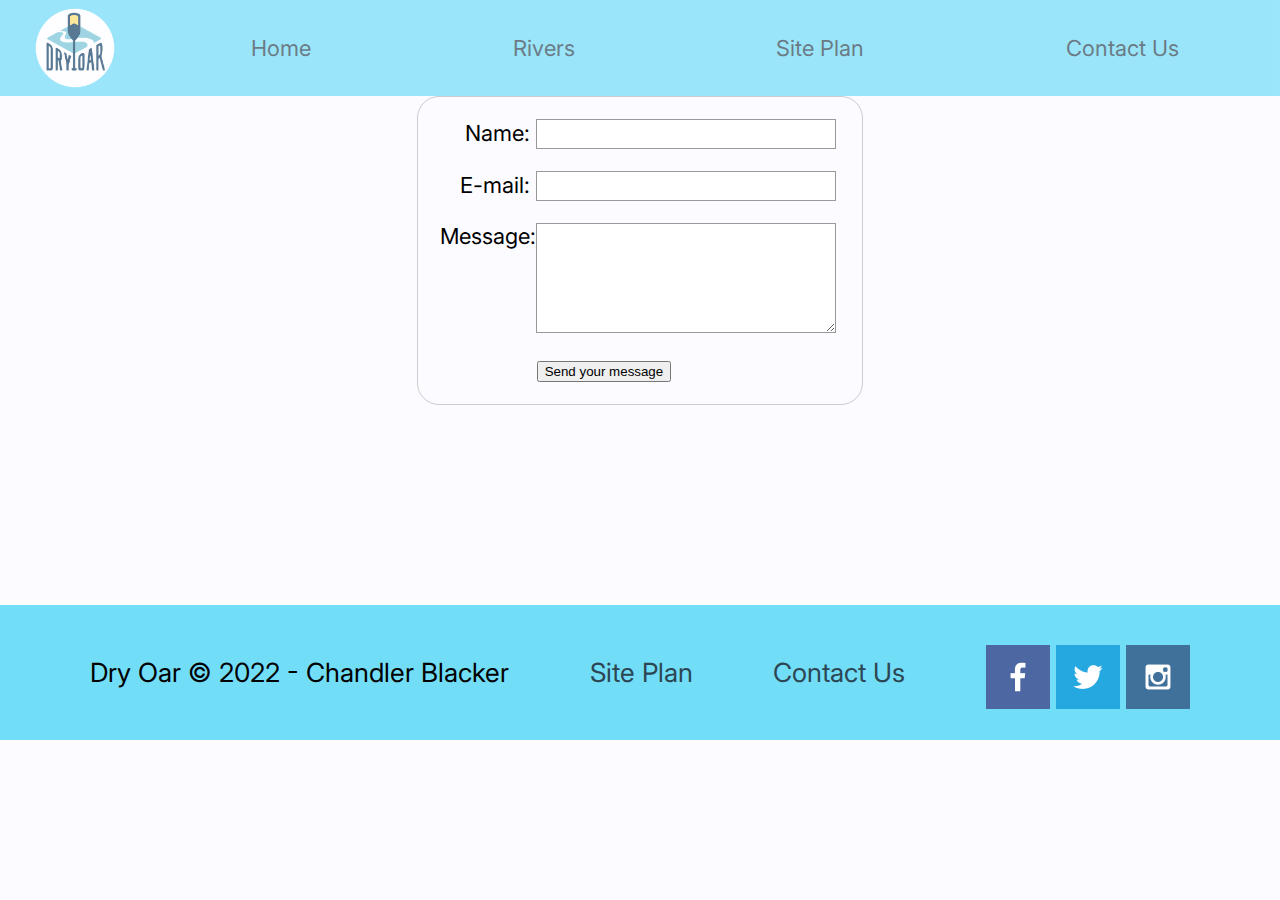
<file: wwr/contactus.html>
<!DOCTYPE html>
<html lang="en">
<head>
  <meta charset="UTF-8">
  <meta http-equiv="X-UA-Compatible" content="IE=edge">
  <meta name="viewport" content="width=device-width, initial-scale=1.0">
  <title>Whitewater Rafting Vacations | Dry Oar Boating | Contact Us</title>
  <link rel="stylesheet" href="styles/style.css">
</head>
<body>
  <div id="content">
    <header> 
      <a id="logo_link" href="index.html">
          <img class="logo" src="images/logo.png" alt="Dry Oar Logo">
      </a>
      <nav>
        <a href="index.html">Home</a>
        <a href="rivers.html">Rivers</a>
        <a href="site-plan-rafting.html">Site Plan</a>
        <a href="contactus.html">Contact Us</a>
      </nav>
    </header>
    <main>
      <div id="feedback"></div> 
        <form action="/my-handling-form-page" method="post">
            <ul>
              <li>
                <label for="name">Name:</label>
                <input type="text" id="name" name="user_name" />
              </li>
              <li>
                <label for="mail">E-mail:</label>
                <input type="email" id="mail" name="user_email" />
              </li>
              <li>
                <label for="msg">Message:</label>
                <textarea id="msg" name="user_message"></textarea>
              </li>
              <li class="button">
                <button type="submit">Send your message</button>
              </li>
            </ul>
          </form>
        <script>
            // get the feedback div element so we can do something with it.
            const feedbackElement = document.getElementById('feedback');
            // get the form so we can read what was entered in it.
            const formElement = document.forms[0];
            // add a 'listener' to wait for a submission of our form. When that happens run the code below.
            formElement.addEventListener('submit', function(e) {
                // stop the form from doing the default action.
                e.preventDefault();
                // set the contents of our feedback element to a message letting the user know the form was submitted successfully. Notice that we pull the name that was entered in the form to personalize the message!
                feedbackElement.innerHTML = 'Hello '+ formElement.user_name.value +'! Thank you for your message. We will get back with you as soon as possible!';
                // make the feedback element visible.
                feedbackElement.style.display = "block";
                // add a class to move everything down so our message doesn't cover it.
                document.body.classList.toggle('moveDown');
            });
        </script>


    </main>
    <footer>
      <p>Dry Oar &copy; 2022 - Chandler Blacker</p>
      <p><a href="site-plan-rafting.html">Site Plan</a></p>
      <p><a href="contactus.html">Contact Us</a></p>
      <div class="social">
          <a href="https://facebook.com" target="_blank">
              <img src="images/facebook.png" alt="fb icon">
          </a>
          <a href="https://twitter.com" target="_blank">
              <img src="images/twitter.png" alt="twitter icon">
          </a>
          <a href="https://instagram.com" target="_blank">
              <img src="images/instagram.png" alt="instagram icon">
          </a>
      </div>
    </footer>
  </div>
</body>
</html>
</file>
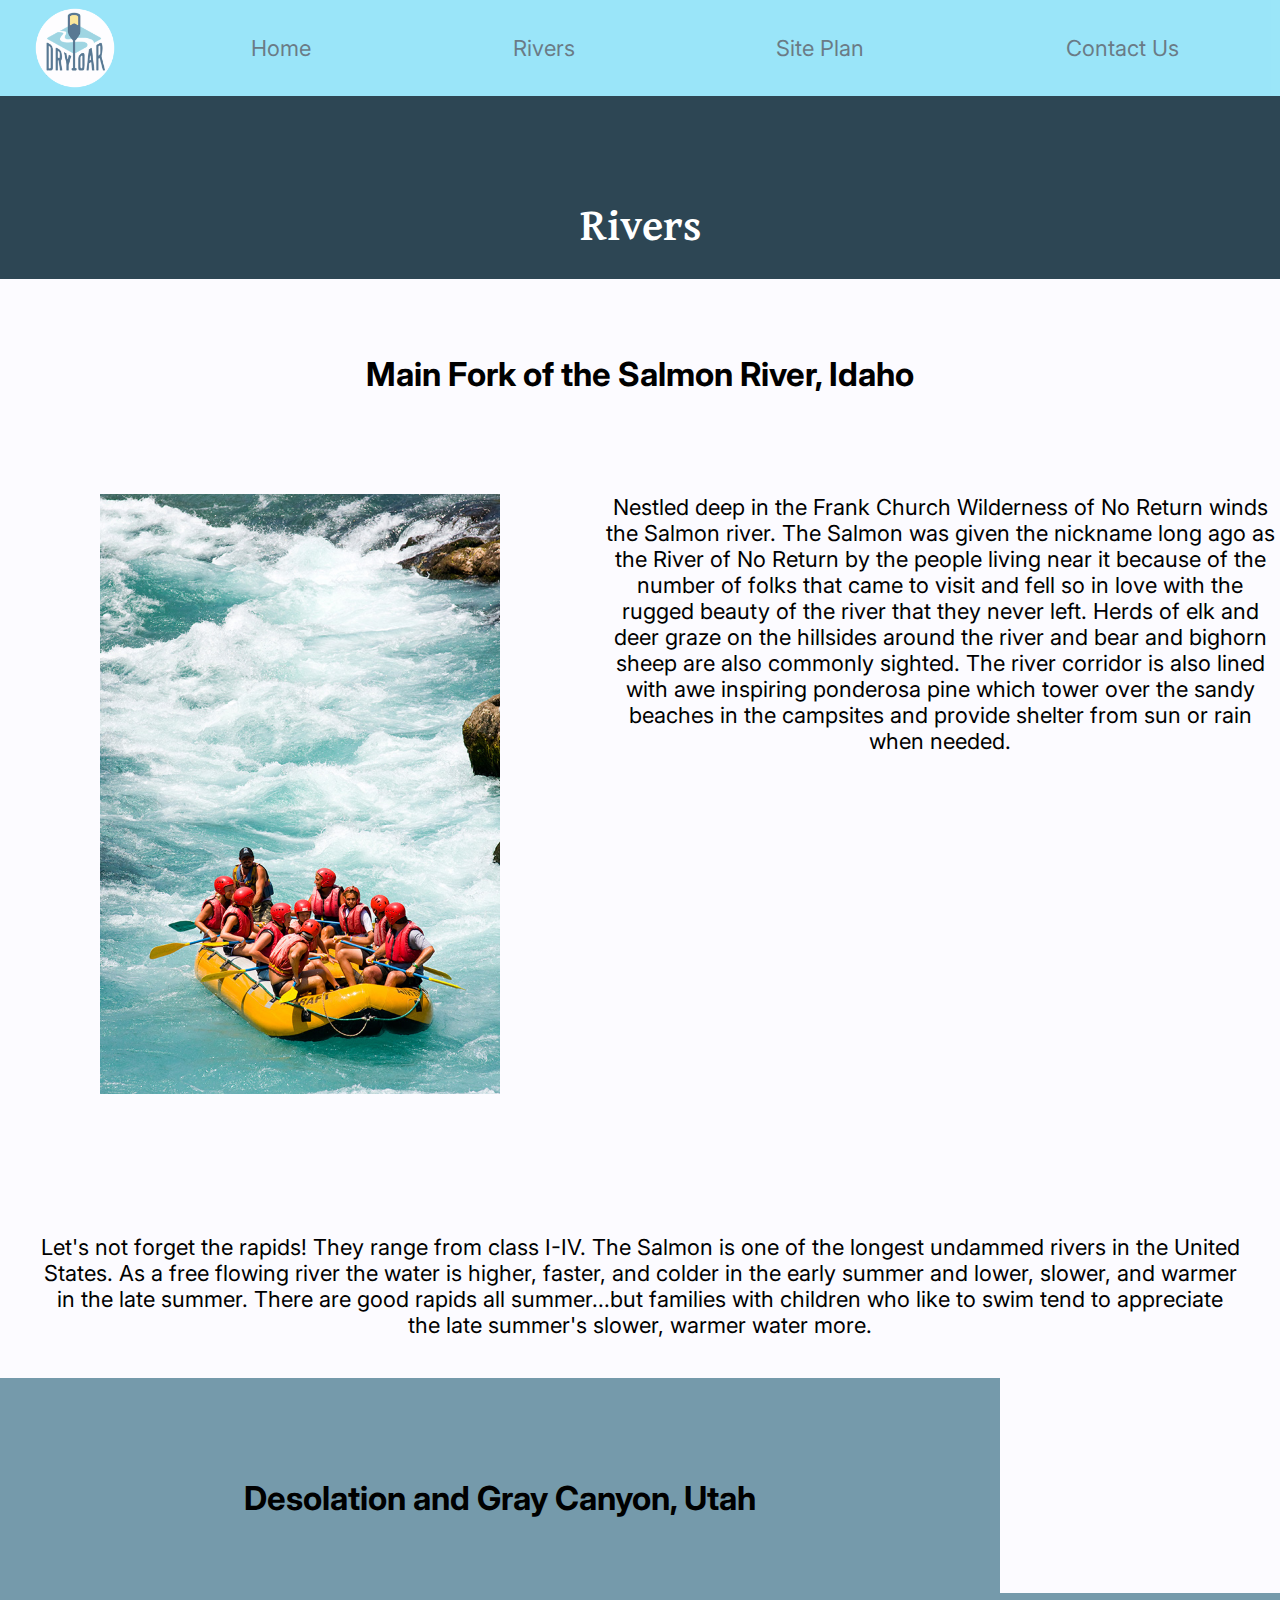
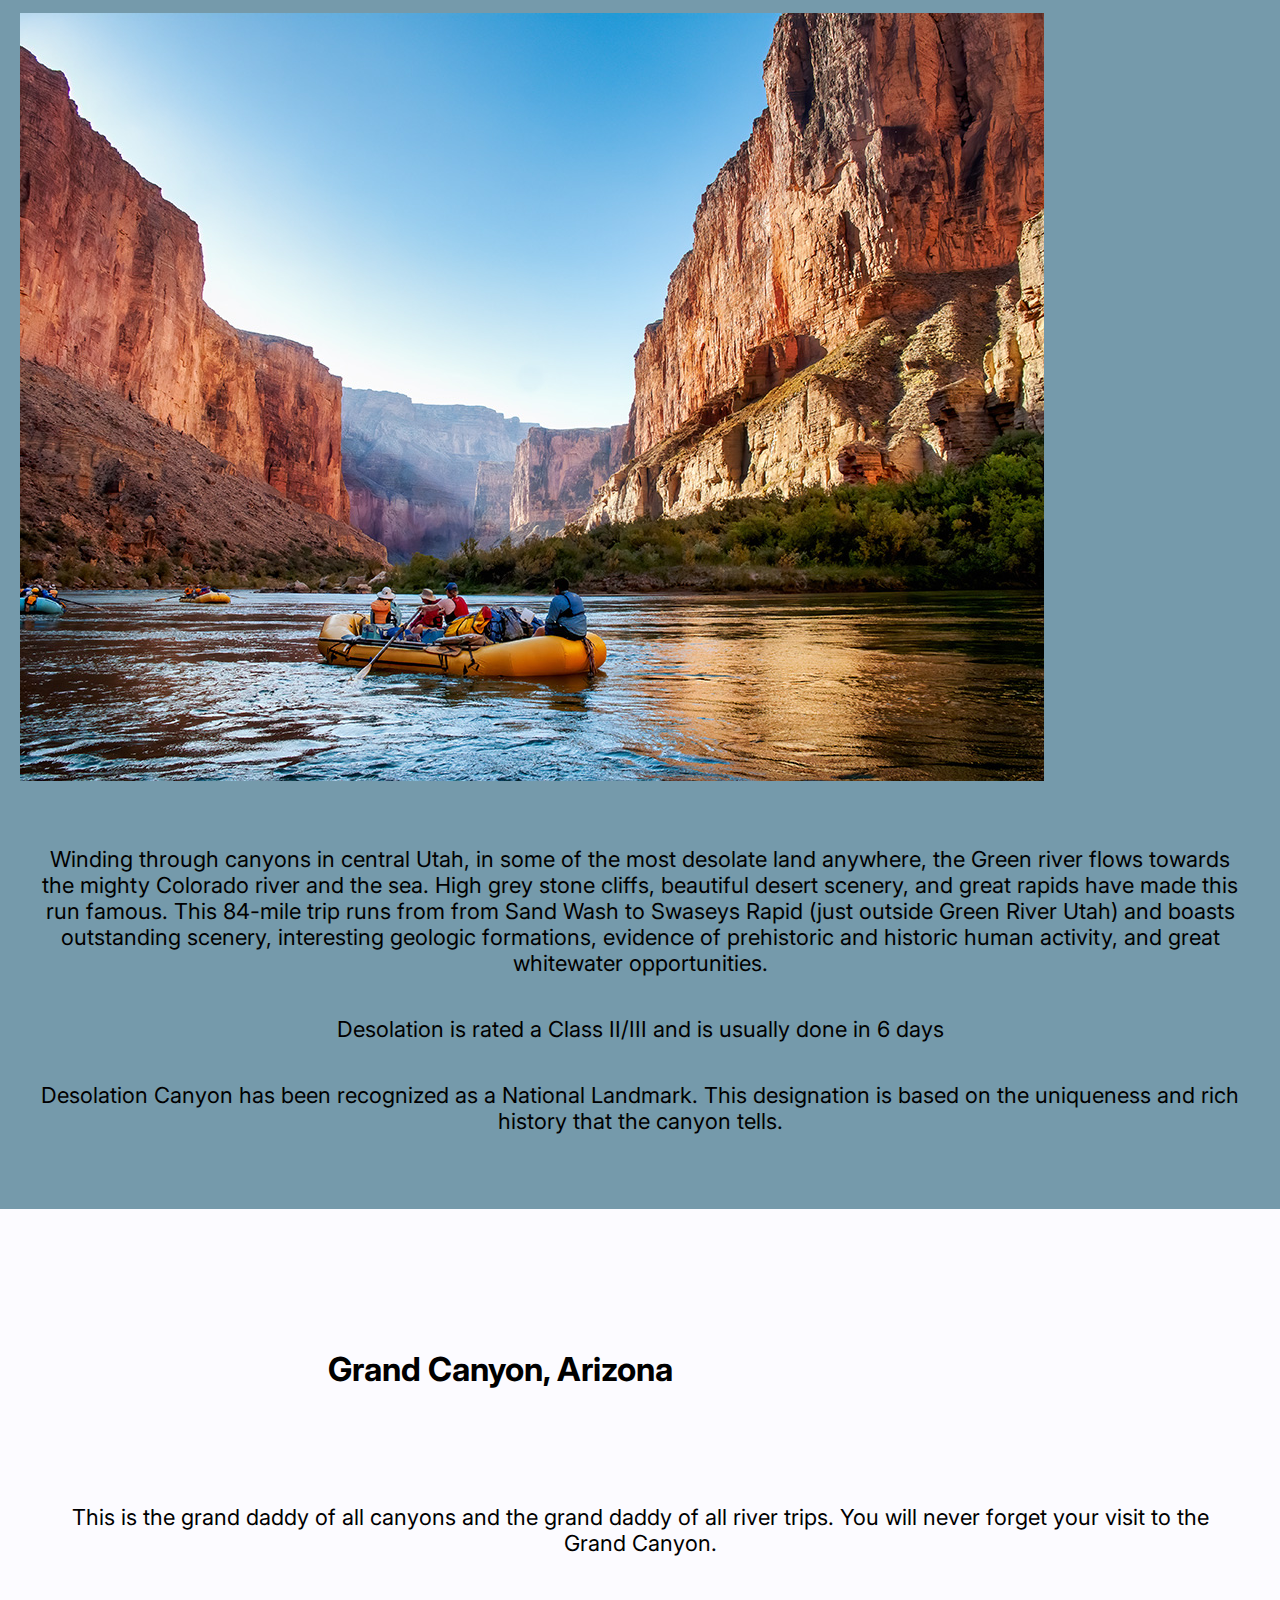
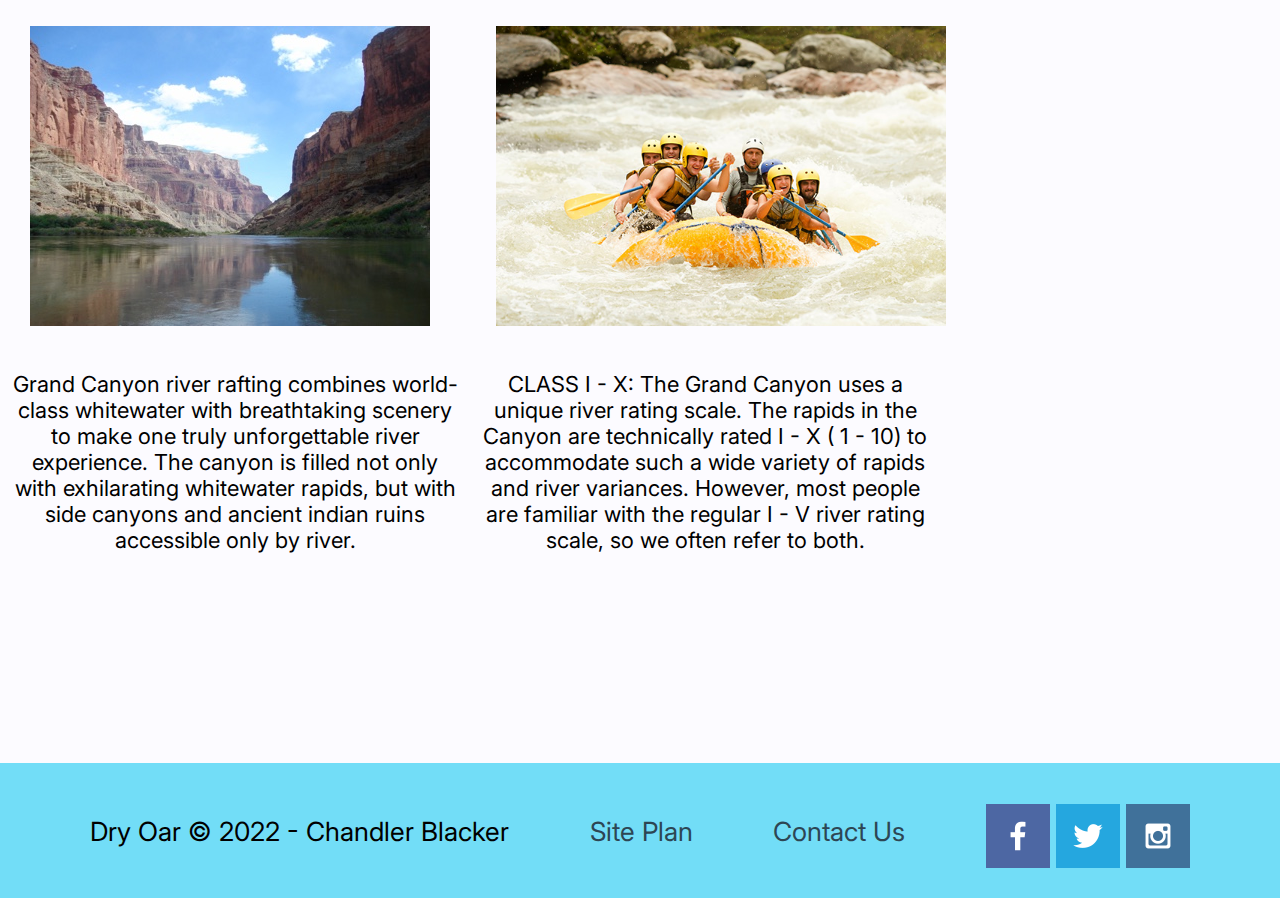
<file: wwr/rivers.html>
<!DOCTYPE html>
<html lang="en">
<head>
  <meta charset="UTF-8">
  <meta http-equiv="X-UA-Compatible" content="IE=edge">
  <meta name="viewport" content="width=device-width, initial-scale=1.0">
  <title>Whitewater Rafting Vacations | Dry Oar Boating | Rivers</title>
  <link rel="stylesheet" href="styles/style.css">
</head>
<body>
  <div id="content">
    <header> 
      <a id="logo_link" href="index.html">
          <img class="logo" src="images/logo.png" alt="Dry Oar Logo">
      </a>
      <nav>
        <a href="index.html">Home</a>
        <a href="rivers.html">Rivers</a>
        <a href="site-plan-rafting.html">Site Plan</a>
        <a href="contactus.html">Contact Us</a>
      </nav>
    </header>
    
    <section class="rivers-t">  
      <h1 class="rivers-title">Rivers</h1>
    </section>
    <h2 class="salmon-title">Main Fork of the Salmon River, Idaho</h2>
    <section class="rivers-salmon">
      <img class="salmon" src="images/salmon.jpg" alt="image">
      <p class="salmon-text">Nestled deep in the Frank Church Wilderness of No Return winds the Salmon river. The Salmon was given the nickname long ago as the River of No Return by the people living near it because of the number of folks that came to visit and fell so in love with the rugged beauty of the river that they never left. Herds of elk and deer graze on the hillsides around the river and bear and bighorn sheep are also commonly sighted. The river corridor is also lined with awe inspiring ponderosa pine which tower over the sandy beaches in the campsites and provide shelter from sun or rain when needed.</p>
    </section>
    <p class="text">Let's not forget the rapids! They range from class I-IV. The Salmon is one of the longest undammed rivers in the United States. As a free flowing river the water is higher, faster, and colder in the early summer and lower, slower, and warmer in the late summer. There are good rapids all summer...but families with children who like to swim tend to appreciate the late summer's slower, warmer water more.</p>
    <main class="rivers-grid"></main>
      <section class="canyon-title">
        <h2>Desolation and Gray Canyon, Utah</h2>
      </section>
      <section class="rivers-canyon">
        <img class="canyon" src="images/canyon.jpg" alt="image">
        <p class="text">Winding through canyons in central Utah, in some of the most desolate land anywhere, the Green river flows towards the mighty Colorado river and the sea. High grey stone cliffs, beautiful desert scenery, and great rapids have made this run famous. This 84-mile trip runs from from Sand Wash to Swaseys Rapid (just outside Green River Utah) and boasts outstanding scenery, interesting geologic formations, evidence of prehistoric and historic human activity, and great whitewater opportunities.</p>
        <p class="text">Desolation is rated a Class II/III and is usually done in 6 days</p>
        <p class="canyon-text">Desolation Canyon has been recognized as a National Landmark.  This designation is based on the uniqueness and rich history that the canyon tells.</p>
      </section>
      <section class="grand-title">
        <h2>Grand Canyon, Arizona</h2>
      </section><section class="rivers-grand">
        <p class="text">This is the grand daddy of all canyons and the grand daddy of all river trips. You will never forget your visit to the Grand Canyon.</p>
        <img class="grand-a" src="images/grand.jpg" alt="image">
        <img class="grand-b" src="images/rap.jpg" alt="image">
        <div class="text-c">
          <p class="text-a">Grand Canyon river rafting combines world-class whitewater with breathtaking scenery to make one truly unforgettable river experience. The canyon is filled not only with exhilarating whitewater rapids, but with side canyons and ancient indian ruins accessible only by river.</p>  
          <p class="text-b">CLASS I - X: The Grand Canyon uses a unique river rating scale. The rapids in the Canyon are technically rated I - X ( 1 - 10) to accommodate such a wide variety of rapids and river variances. However, most people are familiar with the regular I - V river rating scale, so we often refer to both.</p> 
        </div>
    </section>

    </main>
    <footer>
      <p>Dry Oar &copy; 2022 - Chandler Blacker</p>
      <p><a href="site-plan-rafting.html">Site Plan</a></p>
      <p><a href="contactus.html">Contact Us</a></p>
      <div class="social">
          <a href="https://facebook.com" target="_blank">
              <img src="images/facebook.png" alt="fb icon">
          </a>
          <a href="https://twitter.com" target="_blank">
              <img src="images/twitter.png" alt="twitter icon">
          </a>
          <a href="https://instagram.com" target="_blank">
              <img src="images/instagram.png" alt="instagram icon">
          </a>
      </div>
    </footer>
  </div>
</body>
</html>
</file>
<file: portfolio/styles/style.css>
@import url('https://fonts.googleapis.com/css?family=Quando|Lato');
.logo {
    width: 100px;
    margin: 15px;
}
nav a{
    text-align: center;
    color: #01BAEF;
    text-decoration: none;
    padding: 50px;
    background-color: #344966;
    width: 80px;
}
nav a:hover {
    background-color: #0CBABA;
    color: white;
}
#content{
    max-width: 1600px;
    margin: 0 auto;
    font-family: 'Lato', Tahoma, sans-serif;
    font-size: 20px
}
img {
    width: 350px;
}
header {
    display:flex;
}
.home-title{
    text-align: center;
    padding-top: 150px;
    font-family: 'Quando', Tahoma, sans-serif;
}
.hello-text{
    font-size: 20px;
    width: 50%;
    margin: 30px
}
.hello{
    display: flex;
}
.hello-img{
    width: 50%;
    margin: 30px
}
.school-text{
    font-size: 20px;
    width: 50%;
    margin: 30px
}
.school{
    display: flex;
}
.school-img{
    width: 50%;
    margin: 30px
}
footer{
    background-color: #01BAEF;
    text-align: center;
    font-size: 25px;
    font-family: 'Quando', Tahoma, sans-serif;
}
.social{
    display: grid;
    grid-template-rows: 1fr;
}
.face, .twit, .inst{
    width: 100px;
}
.face{
    grid-column: 2/3;
    padding-left: 50px;
}
.twit{
    grid-column: 5/6;
    margin-left: 100%;
}
.inst{
    grid-column: 6/7;
    padding-right:40px;
}
.my-life-title{
    text-align: center;
    padding-top: 100px;
    padding-bottom: 50px;
    font-family: 'Quando', Tahoma, sans-serif;
}
.life-images{
    display: flex;
}
.homeschool-img{
    width: 50%;
    height: 450px;
    margin: 50px;
}   
.scouts-img{
    height: 450px;
    width:40%;
    margin: 50px;
}
.life-titles{
    display:flex;
}
.homeschool-title{
    padding: 50px;
    text-align: center;
    width: 50%;
    font-family: 'Quando', Tahoma, sans-serif;
    background-color: #344966;
    color:#01BAEF;
}
.scouts-title{
    padding: 50px;
    text-align: center;
    width: 50%;
    font-family: 'Quando', Tahoma, sans-serif;
    background-color: #344966;
    color:#01BAEF;
}
.life-text{
    display:flex;
}
.homeschool-text{
    padding: 40px;
    text-align: center;
    width: 50%;
    font-family: 'Lato', Tahoma, sans-serif;
    font-size: 18px;
    margin-bottom: 150px;
    background-color: #0D1821;
    color: white;
}
.scouts-text{
    padding: 40px;
    text-align: center;
    width: 50%;
    font-family: 'Lato', Tahoma, sans-serif;
    font-size: 18px;
    background-color: #0D1821;
    margin-bottom: 150px;
    color: white;
}
.jobs-title{
    text-align: center;
    padding-top: 120px;
    font-family: 'Quando', Tahoma, sans-serif;
    padding-bottom: 45px;
}
.lifeguarding-text{
    font-size: 20px;
    width: 50%;
    margin: 30px;
    margin-bottom: 100px;
}
.lifeguarding{
    display: flex;
}
.lifeguarding-img{
    width: 50%;
    margin: 30px;
    margin-bottom: 100px;
}
.innout-text{
    font-size: 20px;
    width: 50%;
    margin: 30px;
    color: white;
}
.innout{
    display: flex;
    background-color: #344966;
}
.innout-img{
    width: 50%;
    margin: 30px;
}
.coding-text{
    font-size: 20px;
    width: 50%;
    margin: 30px;
    margin-bottom: 100px;
    margin-top: 100px;
}
.coding{
    display: flex;
}
.coding-img{
    width: 50%;
    margin: 30px;
    margin-bottom: 100px;
    margin-top: 100px;
}
</file>
<file: wwr/styles/style.css>
@import url('https://fonts.googleapis.com/css2?family=David+Libre&family=Inter:ital,wght@0,400;0,700;1,400&display=swap');
#content{
    max-width: 1600px;
    margin: 0 auto;
    font-family: 'Inter', Tahoma, sans-serif;
    font-size: 22px
}
nav a{
    text-align: center;
    color: #2D4654;
    text-decoration: none;
    padding: 35px;
}
#hero-msg h1, #hero-msg h4{
    text-align: center;
}
.button-box{
    text-align: center;
}
main section{
    text-align: center;
}
#background {
    height: 725px;
}
body{
    background-color: #fcfbff;
    margin: 0;
    padding: 0;
}
header{
    background-color: #72DDF7;
    display: grid;
    grid-template-columns: 150px auto;
    opacity: 0.7;
}
nav a:hover{
    background-color: #759AAB;
    color: Black;
}
.book, .join{
    background-color: #72DDF7;
    color: Black;
    text-decoration: none;
    font-size: 18px;
    padding: 15px 30px;
    margin-top: 50px;
    border-radius: 5px;
}
.book:hover, .join:hover{
    background-color: #759AAB;
    color: Black;
}
#background{
    background-color: #759AAB;
    grid-column: 1/11;
    grid-row: 4/9;
}
.msg{
    background-color: #83E8BA;
    padding: 35px;
    grid-column: 6/10;
    grid-row: 6/7;
    box-shadow: 5px 5px 10px #6f7364;
}
footer{
    background-color: #72DDF7;
    color: black;
    padding: 25px 50px;
    margin-top: 200px;
    display: flex;
    justify-content: space-around;
    align-items: center;
}
.home-title{
    color: white;
    font-family: 'David Libre', 'Helvetica', sans-serif;
    font-size: 2em;
    margin-top: 10px;
}
h4{
    color: white;
}
.msg h2{
    color: Black;
    font-family: 'David Libre', 'Helvetica', sans-serif;
}
.msg p{
    color: Black;
    font-size: .8em;
    padding-bottom: 15px;
}
footer a{
    color: #2D4654;
    text-decoration: none;
}
footer a:hover{
    color: #759AAB;
}
.logo{
    width: 80px;
}
.icon{
    width: 80px;
    padding-top: 10px;
}
footer p {
    font-size: 1.2em
}
footer p a:hover {
    text-decoration: underline;
}    
h2 {
    margin: 0;
}            
#logo_link{
    padding-top: 5px;
    justify-self: center;
    align-self: center;
}
footer .social img {
    padding-top: 15px;
}
.rivers-card, .camping-card, .rapids-card {
    margin: 200px 0;
}
.card-img{
    border: 10px solid black;
    transition: transform .5s;
    box-shadow: 5px 5px 10px #6f7364;
}
.card-img:hover {
    opacity: .6;
    transform: scale(1.1);
}
main section img{
    box-sizing: border-box;
}
nav{
    display: flex;
    justify-content: space-around;
}
#hero {
    display: grid;
    grid-template-columns: 1fr 3fr 1fr;
    margin-top: -100px;
}
#hero-box {
    grid-column: 1/4;
    grid-row: 1/3;
    z-index: -1;
}
#hero-msg{
    grid-column: 2/3;
    grid-row: 1/2;
    margin-top: 100px;
}
.home-grid{
    display: grid;
    grid-template-columns: repeat(10, 1fr);
}
.card-img, .mountains {
    width: 100%;
}
.rivers-card {
    grid-column: 2/4;
    grid-row: 2/3
}
.camping-card {
    grid-column: 5/7;
    grid-row: 2/3;
 }
.rapids-card {
    grid-column: 8/10;
    grid-row: 2/3;
 }
.mountains {
    grid-column: 2/7;
    grid-row: 5/8;
    box-shadow: 5px 5px 10px #6f7364;
 }
#hero-img {
    width: 100%;
}
.rivers-grid{
    display: grid;
    grid-template-columns: repeat(10, 1fr);
}
.rivers-title{
    font-family: 'David Libre', 'Helvetica', sans-serif;
    font-size: 2em;
    margin-left: auto; 
    margin-right: auto;
    grid-column: 2/3;
    grid-row: 1/2;
    margin-top: 10px;
}
.salmon-title{
    text-align: center;
    margin-top: 75px;

}
.rivers-t{
    display: grid;
    grid-template-columns: 1fr 3fr 1fr;
    padding-top: 100px;
    background-color: #2D4654;
    color: white
}
.rivers-salmon{
    display: flex;
}
.salmon{
    margin: 100px;
    width: 400px
}
.rivers-canyon{
    background-color: #759AAB;
}
.canyon-title{
    background-color: #759AAB;
    padding-top: 100px;
    padding-bottom: 75px;
    align-self: center;
    width: 1000px;
    text-align: center;
}
.canyon{
    margin: 20px ;
}
.canyon-text{
    padding-bottom: 75px;
    text-align: center;
    margin: 40px;
}
.salmon-text{
    margin-top: 100px;
    text-align: center;
}
.grand-title{
    padding-top: 100px;
    padding-bottom: 75px;
    align-self: center;
    width: 1000px;
    text-align: center;
}

.text{
    text-align: center;
    margin: 40px;
}
.grand-a{
    margin:30px;
    grid-column: 2/4;
    justify-self: center;
}
.grand-b{
    margin: 30px;
    grid-column: 5/11;
    width: 450px
}
.text-a{
    text-align: center;
    margin:10px;
    grid-column: 2/4;
    width: 450px
}
.text-b{
    text-align: center;
    margin: 10px;
    grid-column: 5/11;
    width: 450px
}
.text-c{
    display:flex;
}
form {
    /* Center the form on the page */
    margin: 0 auto;
    width: 400px;
    /* Form outline */
    padding: 1em;
    border: 1px solid #ccc;
    border-radius: 1em;
  }
  
  ul {
    list-style: none;
    padding: 0;
    margin: 0;
  }
  
  form li + li {
    margin-top: 1em;
  }
  
  label {
    /* Uniform size & alignment */
    display: inline-block;
    width: 90px;
    text-align: right;
  }
  
  input,
  textarea {
    /* To make sure that all text fields have the same font settings
       By default, textareas have a monospace font */
    font: 1em sans-serif;
  
    /* Uniform text field size */
    width: 300px;
    box-sizing: border-box;
  
    /* Match form field borders */
    border: 1px solid #999;
  }
  
  input:focus,
  textarea:focus {
    /* Additional highlight for focused elements */
    border-color: #000;
  }
  
  textarea {
    /* Align multiline text fields with their labels */
    vertical-align: top;
  
    /* Provide space to type some text */
    height: 5em;
  }
  
  .button {
    /* Align buttons with the text fields */
    padding-left: 90px; /* same size as the label elements */
  }
  
  button {
    /* This extra margin represent roughly the same space as the space
       between the labels and their text fields */
    margin-left: 0.5em;
  }
  #feedback {
    background-color: antiquewhite;
    position: absolute;
    top: 0;
    left: 0;
    right: 0;
    padding: .5em;
    /* make this element invisible until we are ready for it */
    display: none;      
}
.moveDown {
    margin-top: 3em;
}
@media screen and (max-width: 900px) {
   #hero, .home-grid {
       display: block;
       height: auto;
   }
   nav, footer {
       flex-direction: column;
   }
   nav a {
       display: block;
       padding: 15px;
   }
   #hero {
       margin-top: 0;
   }
   #hero-msg {
       margin-top: 0;
   }
   #hero-msg h4 {
       display: none;
   }
   .home-title {
       font-size: 25px;
       color: #6f7364;
   }
   .rivers-card, .camping-card, .rapids-card { 
       margin: 50px auto;
       width: 60%;
   }
   #background {
       display: none;
   }
   .mountains, .msg {
       width: 80%;
       display: block;
       margin: 0 auto;
   }
   footer {
       margin-top: 25px;
   }
}
</file>
<file: positionstyles.css>
/* CSS - Name: "positionstyles.css" */
/* Activity 1 styles */
.content1 {
  /* This is the parent of the activity 1 boxes. */
    display: grid;
    grid-template-columns: 1fr 1fr;
    justify-items: center;
    grid-gap: 20px;
}
.red1 { 
  width: 100%; 
  height: 100px; 
  background-color: red; 
  grid-column: 1/3;

} 
.green1 {
  width: 200px; 
  height: 200px; 
  background-color: green; 

} 
.yellow1 {
  width: 200px; 
  height: 200px; 
  background-color: gold; 
} 
.blue1 {
  width: 100%; 
  height: 100px; 
  background-color: blue; 
  grid-column: 1/3;
} 
/* Activity 2 styles */ 
.content2 {
  /* This is the parent of the activity 2 boxes. */
  display: grid;
  grid-template-columns: repeat(5, 50px);
  grid-template-rows: repeat(5, 50px);
}
.red2 {
  width: 100px; 
  height: 100px; 
  background-color: red; 
  grid-column: 1/3;
} 
.green2 { 
  width: 100px; 
  height: 100px; 
  background-color: green; 
  z-index: 1;
  grid-column: 2/4;
} 
.yellow2 {
  width: 100px; 
  height: 100px; 
  background-color: gold; 
  z-index: 2;
  grid-column: 3/5;
} 
.blue2 {
  width: 100px; 
  height: 100px; 
  background-color: blue; 
  z-index: 3;
  grid-column: 4/6;
} 
/* Activity 3 styles */ 
.content3 {
  /* This is the parent of the activity 3 boxes. */
  display: grid;
  grid-template-columns: 1fr 1fr
}
.red3 {
  width: 100%; 
  height: 100px; 
  background-color: red; 
  grid-column: 1/3;
} 
.green3 {
  width: 300px; 
  height: 200px; 
  background-color: green;
} 
.yellow3 {
  width: 300px; 
  height: 200px; 
  background-color: gold; 
  justify-self: end;
} 
.blue3 {
  width: 100%;
  height: 100px; 
  background-color: blue;
  grid-column: 1/3;
} 
/* Activity 4 styles */ 
.content4 {
  /* This is the parent of the activity 4 boxes. */
  height: 400px;
  display: grid;
  grid-template-columns: 1fr 1fr
}
.red4 {
  width: auto; 
  height: 400px; 
  background-color: red; 
  grid-row: 1/4;
} 
.green4 {
  width: auto; 
  height: auto; 
  background-color: green; 
} 
.yellow4 {
  width: auto; 
  height: auto; 
  background-color: gold; 
} 
.blue4 {
  width: auto; 
  height: auto; 
  background-color: blue; 
} 
/* Activity 5 styles */ 
.content5 {
  /* This is the parent of the activity 5 boxes. */
  height: 500px;
}
.red5 { 
  width: auto; 
  height: 100px; 
  background-color: red; 
} 
.green5 { 
  width: 200px; 
  height: 200px; 
  background-color: green; 
  float: left;

} 
.yellow5 {
  width: auto; 
  height: 300px; 
  background-color: gold; 

} 
.blue5 {
  width: auto; 
  height: 100px; 
  background-color: blue; 
} 
/* Activity 6 styles */ 
.content6 {
  /* This is the parent of the activity 6 boxes. */
  height: 500px;
  display: grid;
  grid-template-columns: 1fr 1fr 2fr 1fr 1fr;
  grid-template-rows: 1fr 1fr 2fr 1fr 1fr;
}
.red6 {
  width: auto; 
  height: auto; 
  background-color: red; 
  grid-column: 1/4;
  grid-row: 1/3;
} 
.green6 {
  width: auto; 
  height: auto; 
  background-color: green;
  grid-column: 1/3;
  grid-row: 4/6;
  z-index: 1;
} 
.yellow6 {
  width: auto; 
  height: auto; 
  background-color: gold;
  grid-column: 4/6;
  grid-row: 3/6;
  z-index: 1;
} 
.blue6 {
  width: auto; 
  height: auto; 
  background-color: blue;
  grid-column: 2/5;
  grid-row: 2/5;
} 


/* Do not make any changes below here */
.activity {
  width: 70%; 
  margin: 20px auto; 
  font-family: Arial, sans-serif; 
  border: 1px solid black; 
  padding: 10px; 
  clear:both; 
  overflow: auto;
} 

.hint {
  border: 1px solid grey;
  background: #e0e0e0;
  padding: .5em;
  position: relative;
  margin: 1em 0;
}
.hint h3 {
  margin: 0;
}
.hint:hover {
  background: #d0d0d0;
}
.hint > div {
  display: none;
}

.hint input[type=checkbox] {
  position: absolute;
  width: 100%;
  height: 100%;
  opacity: 0;
  z-index: 1;
  cursor: pointer;
}

.hint input[type=checkbox]:checked ~ div {
  display: block;
}

.hint i {
  position: absolute;
  transform: translate(-6px, 0);
  margin-top: 16px;
  right: 10px;
  top: -3px;
}
.hint i:before, .hint i:after {
  content: "";
  position: absolute;
  background-color: black;
  width: 3px;
  height: 9px;
}
.hint i:before {
  transform: translate(2px, 0) rotate(45deg);
}
.hint i:after {
  transform: translate(-2px, 0) rotate(-45deg);
}

.hint input[type=checkbox]:checked ~ i:before {
  transform: translate(-2px, 0) rotate(45deg);
}
.hint input[type=checkbox]:checked ~ i:after {
  transform: translate(2px, 0) rotate(-45deg);
}
.hint a {
  position: relative;
  z-index: 1;
}
</file>
